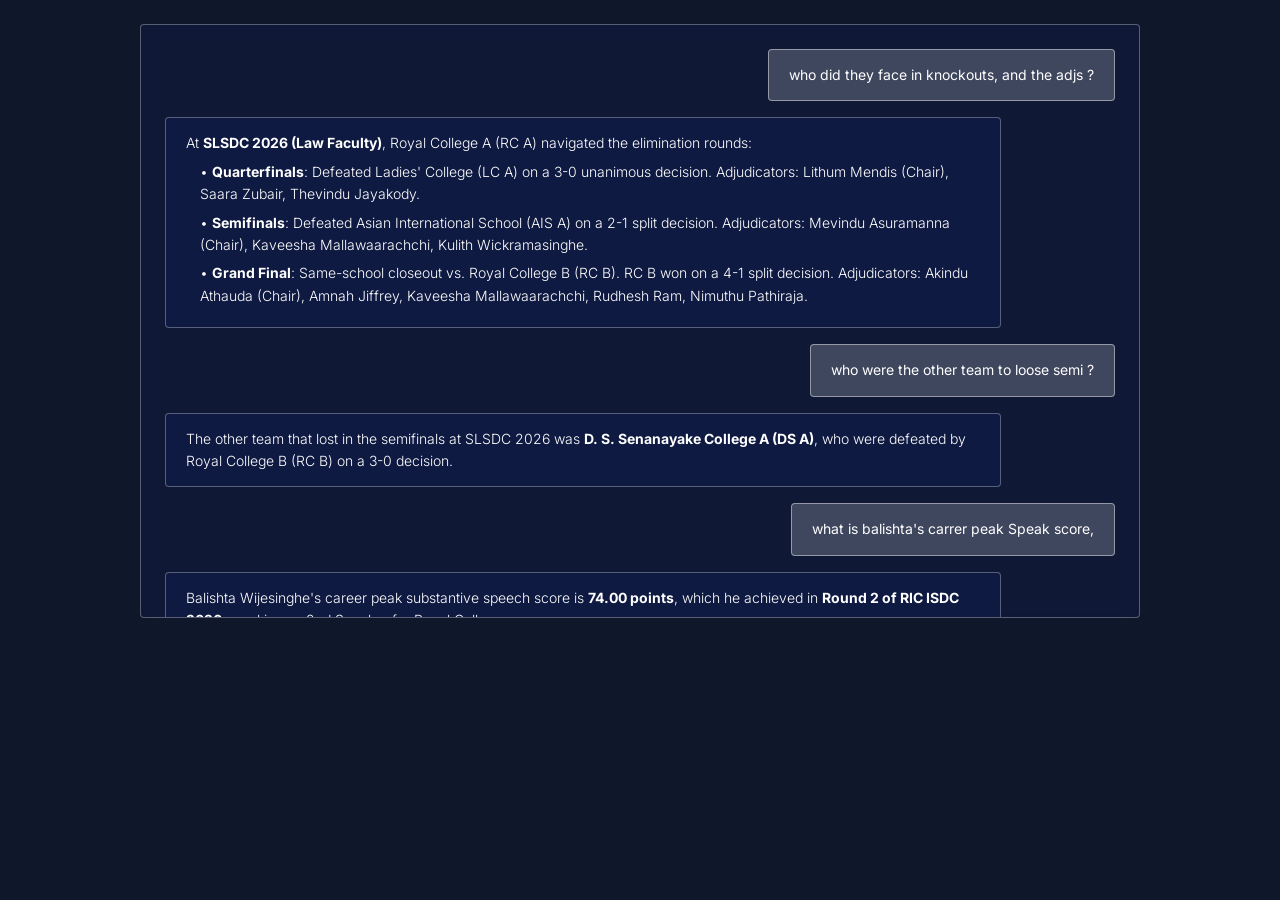
<file: web/test_conversation_render.html>
<!DOCTYPE html>
<html>
<head>
  <link rel="stylesheet" href="styles.css">
</head>
<body style="background: #0f172a; padding: 24px;">
  <div class="chat-window" style="max-width: 1000px; margin: 0 auto;">
    <div class="chat-messages" id="chatMessages">
      <div class="chat-bubble user">who did they face in knockouts, and the adjs ?</div>
      <div class="chat-bubble bot">
        <div>At <strong>SLSDC 2026 (Law Faculty)</strong>, Royal College A (RC A) navigated the elimination rounds:</div>
        <div style="margin: 6px 0 6px 14px;">• <strong>Quarterfinals</strong>: Defeated Ladies' College (LC A) on a 3-0 unanimous decision. Adjudicators: Lithum Mendis (Chair), Saara Zubair, Thevindu Jayakody.</div>
        <div style="margin: 6px 0 6px 14px;">• <strong>Semifinals</strong>: Defeated Asian International School (AIS A) on a 2-1 split decision. Adjudicators: Mevindu Asuramanna (Chair), Kaveesha Mallawaarachchi, Kulith Wickramasinghe.</div>
        <div style="margin: 6px 0 6px 14px;">• <strong>Grand Final</strong>: Same-school closeout vs. Royal College B (RC B). RC B won on a 4-1 split decision. Adjudicators: Akindu Athauda (Chair), Amnah Jiffrey, Kaveesha Mallawaarachchi, Rudhesh Ram, Nimuthu Pathiraja.</div>
      </div>

      <div class="chat-bubble user">who were the other team to loose semi ?</div>
      <div class="chat-bubble bot">
        <div>The other team that lost in the semifinals at SLSDC 2026 was <strong>D. S. Senanayake College A (DS A)</strong>, who were defeated by Royal College B (RC B) on a 3-0 decision.</div>
      </div>

      <div class="chat-bubble user">what is balishta's carrer peak Speak score,</div>
      <div class="chat-bubble bot">
        <div>Balishta Wijesinghe's career peak substantive speech score is <strong>74.00 points</strong>, which he achieved in <strong>Round 2 of RIC ISDC 2026</strong> speaking as 2nd Speaker for Royal College.</div>
      </div>

      <div class="chat-bubble user">what was his lowest</div>
      <div class="chat-bubble bot">
        <div>His lowest recorded substantive score was <strong>68.00 points</strong> in Round 1 of AISDC 2026, and he holds an overall circuit average of <strong>71.15 points</strong> across 36 preliminary rounds debated.</div>
      </div>
    </div>
  </div>
</body>
</html>
</file>
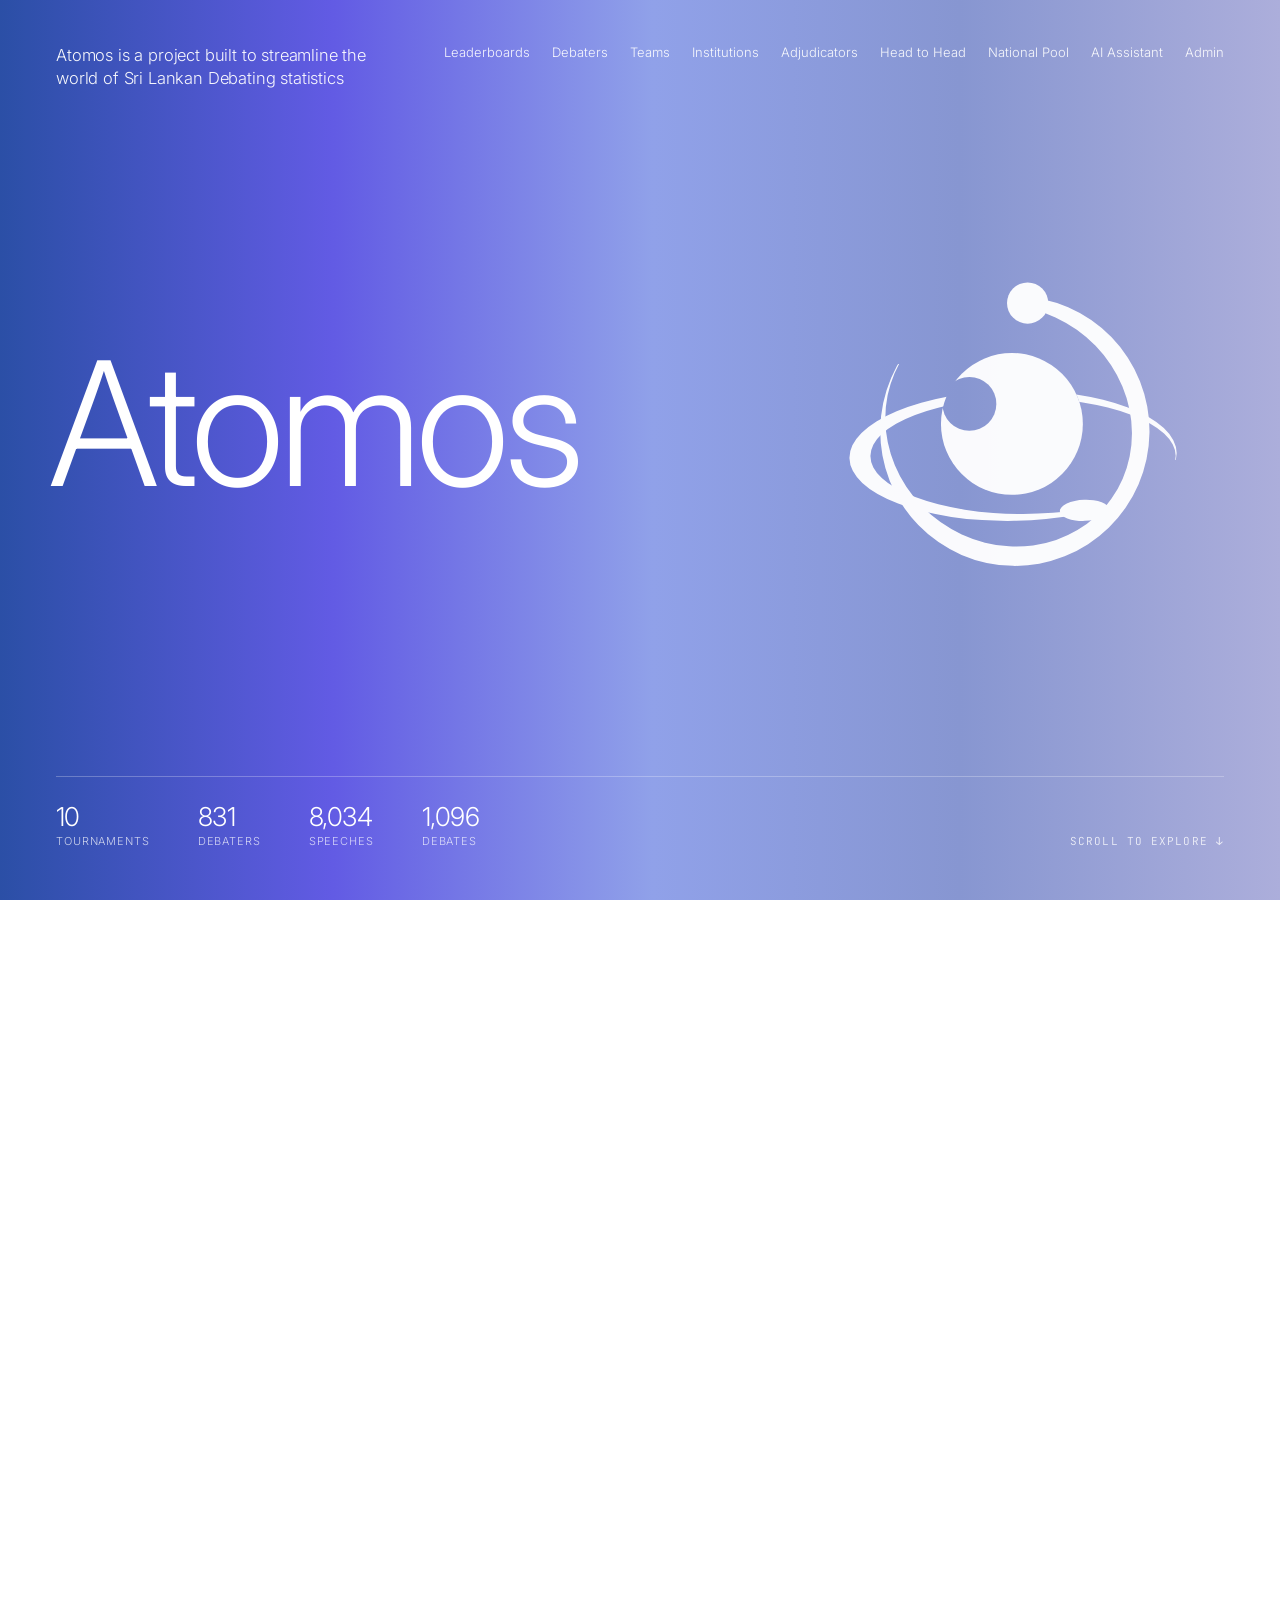
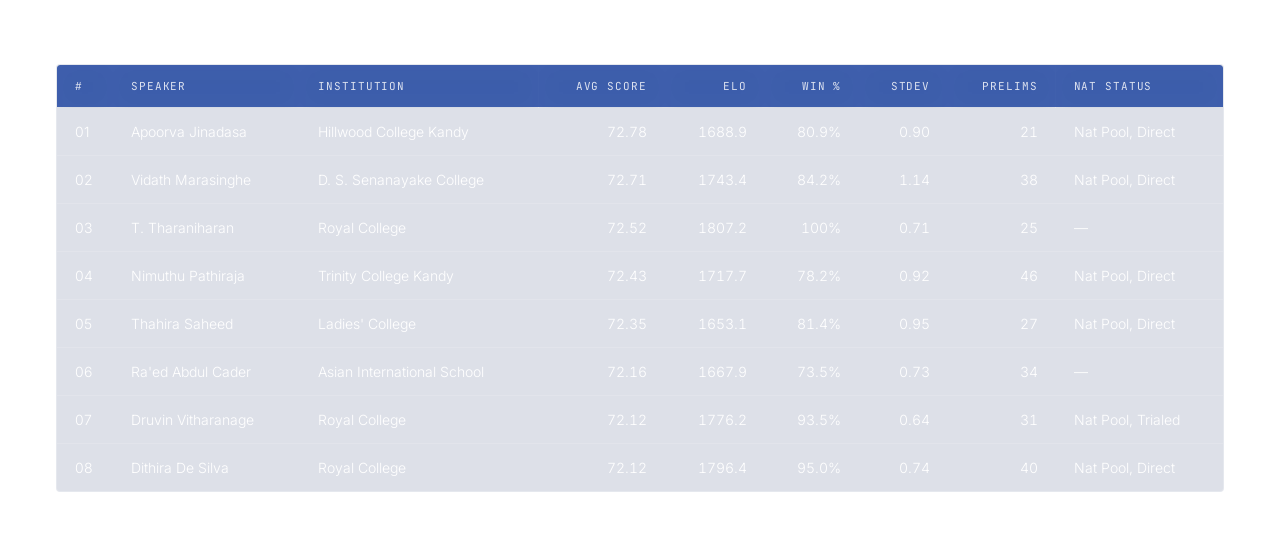
<file: web/test_home.html>
<!DOCTYPE html>
<html lang="en">
<head>
  <meta charset="UTF-8" />
  <meta name="viewport" content="width=device-width, initial-scale=1.0" />
  <title>Atomos — Home Layout Exploration</title>
  <link rel="preconnect" href="https://fonts.googleapis.com" />
  <link rel="preconnect" href="https://fonts.gstatic.com" crossorigin />
  <link href="https://fonts.googleapis.com/css2?family=DM+Sans:ital,opsz,wght@0,9..40,200;0,9..40,300;0,9..40,400;0,9..40,500;1,9..40,300&family=Inter:wght@200;300;400;500;600&family=JetBrains+Mono:wght@300;400;500&display=swap" rel="stylesheet" />
  <style>
    :root {
      /* Exact 5-stop 90° linear gradient from Canva design */
      --atomos-gradient: linear-gradient(
        90deg,
        #2b4fa6 0%,
        #625be4 26%,
        #90a1e9 51%,
        #8796d1 75%,
        #acaedb 100%
      );
      --text-primary: #ffffff;
      --text-soft: rgba(255, 255, 255, 0.88);
      --text-muted: rgba(255, 255, 255, 0.68);
      --hairline: rgba(255, 255, 255, 0.26);
      --hairline-subtle: rgba(255, 255, 255, 0.15);
      --font-display: 'Inter', -apple-system, BlinkMacSystemFont, 'Segoe UI', sans-serif;
      --font-mono: 'JetBrains Mono', monospace;
    }

    * {
      box-sizing: border-box;
      margin: 0;
      padding: 0;
    }

    html, body {
      width: 100%;
      min-height: 100vh;
      background: var(--atomos-gradient);
      background-attachment: fixed;
      color: var(--text-primary);
      font-family: var(--font-display);
      -webkit-font-smoothing: antialiased;
      -moz-osx-font-smoothing: grayscale;
      overflow-x: hidden;
    }

    a {
      color: inherit;
      text-decoration: none;
    }

    /* =========================================================================
       HERO SECTION (CANVA GRADIENT + TOP NAV + WORDMARK + RIGHT LOGO)
       ========================================================================= */
    .canva-hero {
      min-height: 100vh;
      width: 100%;
      padding: 44px 56px 52px;
      display: flex;
      flex-direction: column;
      justify-content: space-between;
      position: relative;
    }

    .canva-top-bar {
      display: flex;
      justify-content: space-between;
      align-items: flex-start;
      gap: 32px;
    }

    .canva-mission {
      font-size: 16.5px;
      font-weight: 300;
      line-height: 1.38;
      letter-spacing: -0.01em;
      color: rgba(255, 255, 255, 0.95);
      max-width: 380px;
      flex-shrink: 0;
    }

    .canva-minimal-nav {
      display: flex;
      gap: 22px;
      align-items: center;
      flex-wrap: wrap;
      justify-content: flex-end;
      font-size: 13px;
      font-weight: 300;
      color: rgba(255, 255, 255, 0.92);
    }

    .canva-minimal-nav a {
      position: relative;
      padding-bottom: 3px;
      white-space: nowrap;
      transition: opacity 0.2s ease;
    }

    .canva-minimal-nav a::after {
      content: '';
      position: absolute;
      left: 0;
      bottom: 0;
      width: 0%;
      height: 1px;
      background: #ffffff;
      transition: width 0.22s ease;
    }

    .canva-minimal-nav a:hover::after {
      width: 100%;
    }

    /* Center Hero Row: Left Wordmark + Right Orbital Logo */
    .canva-center-stage {
      margin: auto 0;
      display: flex;
      align-items: center;
      justify-content: space-between;
      gap: 48px;
      padding: 2vh 0 4vh;
    }

    .canva-wordmark {
      font-family: var(--font-display);
      font-size: clamp(92px, 13.5vw, 188px);
      font-weight: 300;
      letter-spacing: -0.03em;
      line-height: 0.95;
      color: #ffffff;
      margin-left: -0.04em;
      user-select: none;
    }

    .canva-hero-logo-wrap {
      display: flex;
      align-items: center;
      justify-content: center;
      padding-right: 3vw;
    }

    .canva-hero-logo {
      width: clamp(240px, 27vw, 390px);
      height: auto;
      object-fit: contain;
      opacity: 0.96;
      transition: transform 0.35s ease, opacity 0.35s ease;
    }

    .canva-hero-logo:hover {
      transform: scale(1.02);
      opacity: 1;
    }

    .canva-bottom-bar {
      display: flex;
      justify-content: space-between;
      align-items: flex-end;
      padding-top: 24px;
      border-top: 1px solid var(--hairline);
      font-size: 13px;
      font-weight: 300;
      color: var(--text-soft);
    }

    .canva-vitals-inline {
      display: flex;
      gap: 48px;
      flex-wrap: wrap;
    }

    .canva-vital-item {
      display: flex;
      flex-direction: column;
      gap: 2px;
    }

    .canva-vital-val {
      font-size: 26px;
      font-weight: 300;
      letter-spacing: -0.02em;
      color: #ffffff;
    }

    .canva-vital-lbl {
      font-size: 11px;
      text-transform: uppercase;
      letter-spacing: 0.08em;
      color: rgba(255, 255, 255, 0.74);
    }

    .scroll-cue {
      font-family: var(--font-mono);
      font-size: 11px;
      letter-spacing: 0.1em;
      text-transform: uppercase;
      color: rgba(255, 255, 255, 0.82);
    }

    /* =========================================================================
       SECTION 2: CIRCUIT MODULES (SUBTLY BOXED COLUMNS)
       ========================================================================= */
    .editorial-section {
      padding: 68px 56px;
      border-top: 1px solid var(--hairline);
    }

    .editorial-header {
      display: flex;
      justify-content: space-between;
      align-items: baseline;
      margin-bottom: 32px;
      flex-wrap: wrap;
      gap: 16px;
    }

    .editorial-title {
      font-size: 32px;
      font-weight: 300;
      letter-spacing: -0.02em;
    }

    .editorial-kicker {
      font-family: var(--font-mono);
      font-size: 11px;
      letter-spacing: 0.12em;
      text-transform: uppercase;
      color: rgba(255, 255, 255, 0.74);
    }

    /* Two subtly boxed columns matching the user's drawn vertical borders */
    .directory-columns {
      display: grid;
      grid-template-columns: repeat(2, 1fr);
      gap: 48px;
    }

    .directory-box {
      border: 1px solid var(--hairline);
      border-radius: 4px;
      background: rgba(255, 255, 255, 0.035);
      backdrop-filter: blur(6px);
      -webkit-backdrop-filter: blur(6px);
      overflow: hidden;
    }

    .directory-row {
      display: flex;
      align-items: baseline;
      justify-content: space-between;
      padding: 20px 24px;
      border-bottom: 1px solid var(--hairline);
      transition: background 0.2s ease, padding-left 0.2s ease;
      cursor: pointer;
    }

    .directory-row:last-child {
      border-bottom: none;
    }

    .directory-row:hover {
      background: rgba(255, 255, 255, 0.08);
    }

    .directory-bottom-center {
      margin-top: 28px;
      display: flex;
      justify-content: center;
    }

    .directory-bottom-center .directory-box {
      width: calc(50% - 24px);
    }

    .dir-left {
      display: flex;
      align-items: baseline;
      gap: 18px;
    }

    .dir-num {
      font-family: var(--font-mono);
      font-size: 12px;
      color: rgba(255, 255, 255, 0.62);
    }

    .dir-name {
      font-size: 21px;
      font-weight: 300;
      letter-spacing: -0.01em;
    }

    .dir-meta {
      font-size: 13px;
      font-weight: 300;
      color: rgba(255, 255, 255, 0.78);
      text-align: right;
    }

    /* =========================================================================
       SECTION 3: STANDINGS (CLEAN HAIRLINE SCROLLABLE TABLE)
       ========================================================================= */
    .minimal-lb-controls {
      display: flex;
      justify-content: space-between;
      align-items: center;
      gap: 20px;
      margin-bottom: 20px;
      flex-wrap: wrap;
    }

    .minimal-pills {
      display: flex;
      gap: 26px;
      border-bottom: 1px solid var(--hairline);
      padding-bottom: 10px;
    }

    .minimal-pill {
      background: none;
      border: none;
      color: rgba(255, 255, 255, 0.68);
      font-family: var(--font-display);
      font-size: 13.5px;
      font-weight: 400;
      cursor: pointer;
      padding-bottom: 10px;
      margin-bottom: -11px;
      border-bottom: 1.5px solid transparent;
      transition: all 0.2s ease;
    }

    .minimal-pill.active,
    .minimal-pill:hover {
      color: #ffffff;
      border-bottom-color: #ffffff;
    }

    .minimal-search {
      background: rgba(255, 255, 255, 0.1);
      border: 1px solid var(--hairline);
      border-radius: 999px;
      padding: 9px 18px;
      color: #ffffff;
      font-family: var(--font-display);
      font-size: 13px;
      font-weight: 300;
      width: 260px;
      outline: none;
    }

    .minimal-search::placeholder {
      color: rgba(255, 255, 255, 0.68);
    }

    .minimal-table-scroll {
      max-height: 440px;
      overflow-y: auto;
      border: 1px solid var(--hairline);
      border-radius: 4px;
      background: rgba(20, 35, 96, 0.14);
      backdrop-filter: blur(8px);
    }

    .minimal-table-scroll::-webkit-scrollbar {
      width: 5px;
    }

    .minimal-table-scroll::-webkit-scrollbar-thumb {
      background: rgba(255, 255, 255, 0.35);
      border-radius: 999px;
    }

    .minimal-table {
      width: 100%;
      border-collapse: collapse;
      text-align: left;
      font-size: 14px;
      font-weight: 300;
    }

    .minimal-table th {
      position: sticky;
      top: 0;
      background: rgba(43, 79, 166, 0.88);
      backdrop-filter: blur(12px);
      font-family: var(--font-mono);
      font-size: 11px;
      font-weight: 400;
      text-transform: uppercase;
      letter-spacing: 0.08em;
      color: rgba(255, 255, 255, 0.82);
      padding: 14px 18px;
      border-bottom: 1px solid var(--hairline);
    }

    .minimal-table td {
      padding: 15px 18px;
      border-bottom: 1px solid var(--hairline-subtle);
      color: #ffffff;
    }

    .minimal-table tbody tr:last-child td {
      border-bottom: none;
    }

    .minimal-table tbody tr:hover td {
      background: rgba(255, 255, 255, 0.07);
    }

    .num-col {
      text-align: right;
      font-variant-numeric: tabular-nums;
    }

    @media (max-width: 980px) {
      .canva-hero, .editorial-section {
        padding: 32px 24px;
      }
      .canva-center-stage {
        flex-direction: column;
        align-items: flex-start;
      }
      .directory-columns {
        grid-template-columns: 1fr;
        gap: 24px;
      }
    }
  </style>
</head>
<body>

  <!-- =======================================================================
       1. HERO SECTION
       ======================================================================= -->
  <section class="canva-hero" id="heroSection">
    <div class="canva-top-bar">
      <p class="canva-mission">
        Atomos is a project built to streamline the<br />
        world of Sri Lankan Debating statistics
      </p>
      <nav class="canva-minimal-nav">
        <a href="#standings">Leaderboards</a>
        <a href="#modules">Debaters</a>
        <a href="#modules">Teams</a>
        <a href="#modules">Institutions</a>
        <a href="#modules">Adjudicators</a>
        <a href="#modules">Head to Head</a>
        <a href="#modules">National Pool</a>
        <a href="#modules">AI Assistant</a>
        <a href="#modules">Admin</a>
      </nav>
    </div>

    <div class="canva-center-stage">
      <h1 class="canva-wordmark">Atomos</h1>
      <div class="canva-hero-logo-wrap">
        <svg
          class="canva-hero-logo"
          xmlns="http://www.w3.org/2000/svg"
          viewBox="16 20 133 116"
          fill="none"
          role="img"
          aria-label="Atomos Orbital Emblem"
        >
          <defs>
            <mask id="atomos-sphere-mask" maskUnits="userSpaceOnUse" x="0" y="0" width="160" height="150">
              <rect x="0" y="0" width="160" height="150" fill="#ffffff" />
              <circle cx="65.79" cy="70.37" r="10.38" fill="#000000" />
            </mask>
            <mask id="atomos-c-ring-mask" maskUnits="userSpaceOnUse" x="0" y="0" width="160" height="150">
              <rect x="0" y="0" width="160" height="150" fill="#ffffff" />
              <ellipse
                cx="80.90"
                cy="78.85"
                rx="45.37"
                ry="48.48"
                transform="rotate(-54.65 80.90 78.85)"
                fill="#000000"
              />
              <polygon points="0,0 88.21,0 88.21,38 52,55 0,55" fill="#000000" />
            </mask>
            <mask id="atomos-h-ring-mask" maskUnits="userSpaceOnUse" x="0" y="0" width="160" height="150">
              <rect x="0" y="0" width="160" height="150" fill="#ffffff" />
              <ellipse
                cx="86.45"
                cy="90.40"
                rx="22.35"
                ry="58.75"
                transform="rotate(89.95 86.45 90.40)"
                fill="#000000"
              />
              <circle cx="82.16" cy="78.08" r="27.30" fill="#000000" />
              <polygon points="112,92 160,92 160,150 112,150" fill="#000000" />
            </mask>
          </defs>
          <g mask="url(#atomos-sphere-mask)">
            <circle cx="82.16" cy="78.08" r="27.30" fill="#ffffff" />
          </g>
          <circle cx="88.21" cy="31.56" r="7.94" fill="#ffffff" />
          <ellipse
            cx="110.10"
            cy="111.35"
            rx="9.50"
            ry="4.05"
            transform="rotate(-2.00 110.10 111.35)"
            fill="#ffffff"
          />
          <g mask="url(#atomos-c-ring-mask)">
            <ellipse
              cx="83.29"
              cy="80.83"
              rx="51.81"
              ry="51.89"
              transform="rotate(0.81 83.29 80.83)"
              fill="#ffffff"
            />
          </g>
          <g mask="url(#atomos-h-ring-mask)">
            <ellipse
              cx="82.60"
              cy="90.25"
              rx="25.14"
              ry="62.97"
              transform="rotate(89.08 82.60 90.25)"
              fill="#ffffff"
            />
          </g>
        </svg>
      </div>
    </div>

    <div class="canva-bottom-bar">
      <div class="canva-vitals-inline">
        <div class="canva-vital-item">
          <span class="canva-vital-val">10</span>
          <span class="canva-vital-lbl">Tournaments</span>
        </div>
        <div class="canva-vital-item">
          <span class="canva-vital-val">831</span>
          <span class="canva-vital-lbl">Debaters</span>
        </div>
        <div class="canva-vital-item">
          <span class="canva-vital-val">8,034</span>
          <span class="canva-vital-lbl">Speeches</span>
        </div>
        <div class="canva-vital-item">
          <span class="canva-vital-val">1,096</span>
          <span class="canva-vital-lbl">Debates</span>
        </div>
      </div>
      <div class="scroll-cue">Scroll to explore ↓</div>
    </div>
  </section>

  <!-- =======================================================================
       2. CIRCUIT MODULES (SUBTLY BOXED, UPDATED LABELS, NO ARROWS)
       ======================================================================= -->
  <section class="editorial-section" id="modules">
    <div class="editorial-header">
      <h2 class="editorial-title">Circuit Modules</h2>
      <span class="editorial-kicker">01 // Archive Directory</span>
    </div>

    <div class="directory-columns">
      <!-- Left Boxed Column (01, 03, 05, 07) -->
      <div class="directory-box">
        <a class="directory-row" href="#standings">
          <div class="dir-left">
            <span class="dir-num">01</span>
            <span class="dir-name">Circuit Leaderboards</span>
          </div>
          <span class="dir-meta">Individual · Teams · Institutions</span>
        </a>
        <a class="directory-row" href="#standings">
          <div class="dir-left">
            <span class="dir-num">03</span>
            <span class="dir-name">Team Bio</span>
          </div>
          <span class="dir-meta">ATSS · Team Elo</span>
        </a>
        <a class="directory-row" href="#standings">
          <div class="dir-left">
            <span class="dir-num">05</span>
            <span class="dir-name">Adjudicator Bio</span>
          </div>
          <span class="dir-meta">Panels · Breaks · Rounds Judged</span>
        </a>
        <a class="directory-row" href="#standings">
          <div class="dir-left">
            <span class="dir-num">07</span>
            <span class="dir-name">Head to Head</span>
          </div>
          <span class="dir-meta">Direct Matchups</span>
        </a>
      </div>

      <!-- Right Boxed Column (02, 04, 06, 08) -->
      <div class="directory-box">
        <a class="directory-row" href="#standings">
          <div class="dir-left">
            <span class="dir-num">02</span>
            <span class="dir-name">Debater Bio</span>
          </div>
          <span class="dir-meta">Scores · Elo · Ranking</span>
        </a>
        <a class="directory-row" href="#standings">
          <div class="dir-left">
            <span class="dir-num">04</span>
            <span class="dir-name">Institution Bio</span>
          </div>
          <span class="dir-meta">Delta · School Elo · Rosters</span>
        </a>
        <a class="directory-row" href="#standings">
          <div class="dir-left">
            <span class="dir-num">06</span>
            <span class="dir-name">National Pool</span>
          </div>
          <span class="dir-meta">Direct · Trialed · Trials</span>
        </a>
        <a class="directory-row" href="#standings">
          <div class="dir-left">
            <span class="dir-num">08</span>
            <span class="dir-name">Atomos AI Assistant</span>
          </div>
          <span class="dir-meta">Natural Language Circuit Query</span>
        </a>
      </div>
    </div>

    <!-- Centered Bottom Box (09 Admin) -->
    <div class="directory-bottom-center">
      <div class="directory-box">
        <a class="directory-row" href="#standings">
          <div class="dir-left">
            <span class="dir-num">09</span>
            <span class="dir-name">Admin</span>
          </div>
          <span class="dir-meta">Administration</span>
        </a>
      </div>
    </div>
  </section>

  <!-- =======================================================================
       3. STANDINGS (SPEAKER SCORE · ELO · WIN % · STDEV · PRELIMS · NAT STATUS)
       ======================================================================= -->
  <section class="editorial-section" id="standings">
    <div class="editorial-header">
      <h2 class="editorial-title">Standings</h2>
      <span class="editorial-kicker">02 // Tab Qualification (Min 18 Rounds)</span>
    </div>

    <div class="minimal-lb-controls">
      <div class="minimal-pills">
        <button class="minimal-pill active">Speaker Score</button>
        <button class="minimal-pill">Elo</button>
        <button class="minimal-pill">Win %</button>
        <button class="minimal-pill">StDev</button>
        <button class="minimal-pill">Prelims</button>
        <button class="minimal-pill">Nat Status</button>
      </div>
      <input type="text" class="minimal-search" placeholder="Search debater or school..." />
    </div>

    <div class="minimal-table-scroll">
      <table class="minimal-table">
        <thead>
          <tr>
            <th style="width: 56px;">#</th>
            <th>Speaker</th>
            <th>Institution</th>
            <th class="num-col">Avg Score</th>
            <th class="num-col">Elo</th>
            <th class="num-col">Win %</th>
            <th class="num-col">StDev</th>
            <th class="num-col">Prelims</th>
            <th>Nat Status</th>
          </tr>
        </thead>
        <tbody>
          <tr>
            <td>01</td>
            <td>Apoorva Jinadasa</td>
            <td>Hillwood College Kandy</td>
            <td class="num-col">72.78</td>
            <td class="num-col">1688.9</td>
            <td class="num-col">80.9%</td>
            <td class="num-col">0.90</td>
            <td class="num-col">21</td>
            <td>Nat Pool, Direct</td>
          </tr>
          <tr>
            <td>02</td>
            <td>Vidath Marasinghe</td>
            <td>D. S. Senanayake College</td>
            <td class="num-col">72.71</td>
            <td class="num-col">1743.4</td>
            <td class="num-col">84.2%</td>
            <td class="num-col">1.14</td>
            <td class="num-col">38</td>
            <td>Nat Pool, Direct</td>
          </tr>
          <tr>
            <td>03</td>
            <td>T. Tharaniharan</td>
            <td>Royal College</td>
            <td class="num-col">72.52</td>
            <td class="num-col">1807.2</td>
            <td class="num-col">100%</td>
            <td class="num-col">0.71</td>
            <td class="num-col">25</td>
            <td>—</td>
          </tr>
          <tr>
            <td>04</td>
            <td>Nimuthu Pathiraja</td>
            <td>Trinity College Kandy</td>
            <td class="num-col">72.43</td>
            <td class="num-col">1717.7</td>
            <td class="num-col">78.2%</td>
            <td class="num-col">0.92</td>
            <td class="num-col">46</td>
            <td>Nat Pool, Direct</td>
          </tr>
          <tr>
            <td>05</td>
            <td>Thahira Saheed</td>
            <td>Ladies' College</td>
            <td class="num-col">72.35</td>
            <td class="num-col">1653.1</td>
            <td class="num-col">81.4%</td>
            <td class="num-col">0.95</td>
            <td class="num-col">27</td>
            <td>Nat Pool, Direct</td>
          </tr>
          <tr>
            <td>06</td>
            <td>Ra'ed Abdul Cader</td>
            <td>Asian International School</td>
            <td class="num-col">72.16</td>
            <td class="num-col">1667.9</td>
            <td class="num-col">73.5%</td>
            <td class="num-col">0.73</td>
            <td class="num-col">34</td>
            <td>—</td>
          </tr>
          <tr>
            <td>07</td>
            <td>Druvin Vitharanage</td>
            <td>Royal College</td>
            <td class="num-col">72.12</td>
            <td class="num-col">1776.2</td>
            <td class="num-col">93.5%</td>
            <td class="num-col">0.64</td>
            <td class="num-col">31</td>
            <td>Nat Pool, Trialed</td>
          </tr>
          <tr>
            <td>08</td>
            <td>Dithira De Silva</td>
            <td>Royal College</td>
            <td class="num-col">72.12</td>
            <td class="num-col">1796.4</td>
            <td class="num-col">95.0%</td>
            <td class="num-col">0.74</td>
            <td class="num-col">40</td>
            <td>Nat Pool, Direct</td>
          </tr>
        </tbody>
      </table>
    </div>
  </section>

  <script>
    // Optional helper for headless screenshot verification of the below-fold section
    if (new URLSearchParams(window.location.search).get('section') === 'below') {
      document.getElementById('heroSection').style.display = 'none';
    }
  </script>
</body>
</html>
</file>
<file: web/styles.css>
/* ==========================================================================
   ATOMOS — CANVA EDITORIAL MINIMALISM DESIGN SYSTEM (V15)
   Unified Descendant of the Homepage Across All 10 Pages
   5-Stop 90° Linear Gradient · Pure Inter Typography · Calm High-Contrast Glass
   ========================================================================== */

@import url('https://fonts.googleapis.com/css2?family=Inter:wght@200;300;400;500;600&display=swap');

:root {
  /* Exact 5-stop 90° linear gradient from homepage */
  --atomos-gradient: linear-gradient(
    90deg,
    #2b4fa6 0%,
    #625be4 26%,
    #90a1e9 51%,
    #8796d1 75%,
    #acaedb 100%
  );

  /* 100% Opaque matching gradient for sticky table headers (zero bleed-through) */
  --sticky-header-gradient: linear-gradient(
    90deg,
    #213e88 0%,
    #4c46bd 26%,
    #6e7ec4 51%,
    #6775b2 75%,
    #8385b4 100%
  );

  /* Single calm, unified sans-serif font family across the entire website */
  --font-display: 'Inter', -apple-system, BlinkMacSystemFont, 'Segoe UI', sans-serif;
  --font-hero: 'Inter', -apple-system, BlinkMacSystemFont, 'Segoe UI', sans-serif;
  --font-sans: 'Inter', -apple-system, BlinkMacSystemFont, 'Segoe UI', sans-serif;
  --font-mono: 'Inter', -apple-system, BlinkMacSystemFont, 'Segoe UI', sans-serif;

  --text-primary: #ffffff;
  --text-main: #ffffff;
  --text-soft: rgba(255, 255, 255, 0.92);
  --text-muted: rgba(255, 255, 255, 0.85);
  --text-subtle: rgba(255, 255, 255, 0.78);

  --hairline: rgba(255, 255, 255, 0.30);
  --hairline-strong: rgba(255, 255, 255, 0.50);
  --hairline-subtle: rgba(255, 255, 255, 0.18);

  /* Calm deep periwinkle-indigo glass tint that guarantees crisp white-text contrast
     even on the lighter lavender right side of the gradient */
  --surface-glass: rgba(22, 38, 102, 0.20);
  --surface-glass-hover: rgba(22, 38, 102, 0.30);
  --surface-panel: rgba(20, 35, 96, 0.24);
  --surface-dropdown: #2c479c;
  --surface-sticky-th: #344ea8;
}

* {
  box-sizing: border-box;
  margin: 0;
  padding: 0;
}

.hidden {
  display: none !important;
}

.monospace {
  font-family: var(--font-display);
  font-variant-numeric: tabular-nums;
}

html,
body {
  width: 100%;
  min-height: 100vh;
  background: var(--atomos-gradient);
  background-attachment: fixed;
  color: var(--text-primary);
  font-family: var(--font-display);
  font-weight: 300;
  -webkit-font-smoothing: antialiased;
  -moz-osx-font-smoothing: grayscale;
  overflow-x: hidden;
}

a {
  color: inherit;
  text-decoration: none;
}

/* ==========================================================================
   1. HOMEPAGE: HERO SECTION (CANVA GRADIENT + TOP NAV + WORDMARK + ORBITAL SVG)
   ========================================================================== */
.canva-hero {
  min-height: 100vh;
  width: 100%;
  padding: 40px 40px 48px;
  display: flex;
  flex-direction: column;
  justify-content: space-between;
  position: relative;
}

.canva-top-bar {
  display: flex;
  justify-content: space-between;
  align-items: flex-start;
  gap: 32px;
}

.canva-mission {
  font-size: 16.5px;
  font-weight: 300;
  line-height: 1.38;
  letter-spacing: -0.01em;
  color: #ffffff;
  max-width: 380px;
  flex-shrink: 0;
}

.canva-minimal-nav {
  display: flex;
  gap: 22px;
  align-items: center;
  flex-wrap: wrap;
  justify-content: flex-end;
  font-size: 13.5px;
  font-weight: 400;
  color: #ffffff;
}

.canva-minimal-nav a {
  position: relative;
  padding-bottom: 3px;
  white-space: nowrap;
  transition: opacity 0.2s ease;
}

.canva-minimal-nav a::after {
  content: '';
  position: absolute;
  left: 0;
  bottom: 0;
  width: 0%;
  height: 1px;
  background: #ffffff;
  transition: width 0.22s ease;
}

.canva-minimal-nav a:hover::after {
  width: 100%;
}

.canva-center-stage {
  margin: auto 0;
  display: flex;
  align-items: center;
  justify-content: space-between;
  gap: 48px;
  padding: 2vh 0 4vh;
}

.canva-wordmark {
  font-family: var(--font-display);
  font-size: clamp(92px, 13.5vw, 188px);
  font-weight: 300;
  letter-spacing: -0.03em;
  line-height: 0.95;
  color: #ffffff;
  margin-left: -0.04em;
  user-select: none;
}

.canva-hero-logo-wrap {
  display: flex;
  align-items: center;
  justify-content: center;
  padding-right: 3vw;
}

.canva-hero-logo {
  width: clamp(240px, 27vw, 390px);
  height: auto;
  object-fit: contain;
  opacity: 0.98;
  transition: transform 0.35s ease, opacity 0.35s ease;
}

.canva-hero-logo:hover {
  transform: scale(1.02);
  opacity: 1;
}

.canva-bottom-bar {
  display: flex;
  justify-content: space-between;
  align-items: flex-end;
  padding-top: 24px;
  border-top: 1px solid var(--hairline);
  font-size: 13px;
  font-weight: 300;
  color: #ffffff;
}

.canva-vitals-inline {
  display: flex;
  gap: 48px;
  flex-wrap: wrap;
}

.canva-vital-item {
  display: flex;
  flex-direction: column;
  gap: 2px;
}

.canva-vital-val {
  font-size: 26px;
  font-weight: 300;
  letter-spacing: -0.02em;
  color: #ffffff;
  font-variant-numeric: tabular-nums;
}

.canva-vital-lbl {
  font-size: 11px;
  font-weight: 400;
  text-transform: uppercase;
  letter-spacing: 0.06em;
  color: var(--text-soft);
}

.scroll-cue {
  font-family: var(--font-display);
  font-size: 11.5px;
  font-weight: 400;
  letter-spacing: 0.06em;
  text-transform: uppercase;
  color: #ffffff;
}

/* ==========================================================================
   2. HOMEPAGE: CIRCUIT MODULES & STANDINGS SECTIONS
   ========================================================================== */
.editorial-section {
  padding: 60px 32px;
  border-top: 1px solid var(--hairline);
}

.editorial-header {
  display: flex;
  justify-content: space-between;
  align-items: baseline;
  margin-bottom: 28px;
  flex-wrap: wrap;
  gap: 16px;
}

.editorial-title {
  font-size: 32px;
  font-weight: 300;
  letter-spacing: -0.02em;
  color: #ffffff;
}

.editorial-kicker {
  font-family: var(--font-display);
  font-size: 12px;
  font-weight: 400;
  letter-spacing: 0.06em;
  text-transform: uppercase;
  color: var(--text-soft);
}

.directory-columns {
  display: grid;
  grid-template-columns: repeat(2, 1fr);
  gap: 32px;
}

.directory-box {
  border: 1px solid var(--hairline);
  border-radius: 4px;
  background: var(--surface-glass);
  backdrop-filter: blur(8px);
  -webkit-backdrop-filter: blur(8px);
  overflow: hidden;
}

.directory-row {
  display: flex;
  align-items: baseline;
  justify-content: space-between;
  padding: 20px 24px;
  border-bottom: 1px solid var(--hairline);
  transition: background 0.2s ease;
  cursor: pointer;
}

.directory-row:last-child {
  border-bottom: none;
}

.directory-row:hover {
  background: var(--surface-glass-hover);
}

.directory-bottom-center {
  margin-top: 28px;
  display: flex;
  justify-content: center;
}

.directory-bottom-center .directory-box {
  width: calc(50% - 16px);
}

.dir-left {
  display: flex;
  align-items: baseline;
  gap: 16px;
}

.dir-num {
  font-family: var(--font-display);
  font-variant-numeric: tabular-nums;
  font-size: 12.5px;
  font-weight: 400;
  color: var(--text-muted);
}

.dir-name {
  font-size: 20px;
  font-weight: 300;
  letter-spacing: -0.01em;
  color: #ffffff;
}

.dir-meta {
  font-size: 13px;
  font-weight: 300;
  color: var(--text-soft);
  text-align: right;
}

/* Homepage Standings Controls & Table */
.minimal-lb-controls {
  display: flex;
  justify-content: space-between;
  align-items: center;
  gap: 20px;
  margin-bottom: 18px;
  flex-wrap: wrap;
}

.minimal-pills {
  display: flex;
  gap: 24px;
  border-bottom: 1px solid var(--hairline);
  padding-bottom: 10px;
  flex-wrap: wrap;
  overflow: visible;
}

.minimal-pill {
  background: none;
  border: none;
  color: var(--text-muted);
  font-family: var(--font-display);
  font-size: 13.5px;
  font-weight: 400;
  cursor: pointer;
  padding: 0 0 10px 0;
  margin-bottom: -11px;
  border-bottom: 2px solid transparent;
  transition: all 0.2s ease;
}

.minimal-pill.active,
.minimal-pill:hover {
  color: #ffffff;
  border-bottom-color: #ffffff;
  background: none;
}

.minimal-search {
  background: var(--surface-glass);
  border: 1px solid var(--hairline);
  border-radius: 999px;
  padding: 9px 18px;
  color: #ffffff;
  font-family: var(--font-display);
  font-size: 13px;
  font-weight: 300;
  width: 260px;
  outline: none;
  transition: border-color 0.2s ease, background 0.2s ease;
}

.minimal-search::placeholder {
  color: var(--text-muted);
}

.minimal-search:focus {
  border-color: #ffffff;
  background: var(--surface-glass-hover);
}

.minimal-table-scroll {
  max-height: 480px;
  overflow-y: auto;
  overflow-x: hidden;
  border: 1px solid var(--hairline);
  border-radius: 4px;
  background: var(--surface-panel);
  backdrop-filter: blur(8px);
  -webkit-backdrop-filter: blur(8px);
}

/* ==========================================================================
   3. UNIFIED TOP NAVIGATION BAR (ALL SUBPAGES)
   ========================================================================== */
.tabby-nav {
  width: 100%;
  padding: 28px 32px 22px;
  border-bottom: 1px solid var(--hairline);
  display: flex;
  align-items: center;
  justify-content: space-between;
  gap: 24px;
  flex-wrap: wrap;
  background: transparent;
}

.nav-brand {
  display: flex;
  align-items: center;
}

.nav-brand-link {
  display: inline-flex;
  align-items: center;
  gap: 12px;
  text-decoration: none;
  color: #ffffff;
}

.nav-brand-svg {
  width: 30px;
  height: 26px;
  object-fit: contain;
  display: block;
  opacity: 0.98;
  transition: transform 0.25s ease;
}

.nav-brand-link:hover .nav-brand-svg {
  transform: scale(1.05);
}

.nav-brand-wordmark {
  font-family: var(--font-display);
  font-size: 24px;
  font-weight: 300;
  letter-spacing: -0.025em;
  color: #ffffff;
  line-height: 1;
}

.nav-links {
  display: flex;
  gap: 20px;
  align-items: center;
  flex-wrap: wrap;
  justify-content: flex-end;
}

.nav-link {
  font-family: var(--font-display);
  font-size: 13.5px;
  font-weight: 300;
  color: var(--text-soft);
  text-decoration: none;
  position: relative;
  padding: 0 0 4px 0;
  white-space: nowrap;
  transition: color 0.2s ease;
}

.nav-link::after {
  content: '';
  position: absolute;
  left: 0;
  bottom: 0;
  width: 0%;
  height: 1.5px;
  background: #ffffff;
  transition: width 0.22s ease;
}

.nav-link:hover {
  color: #ffffff;
}

.nav-link:hover::after,
.nav-link.active::after {
  width: 100%;
}

.nav-link.active {
  color: #ffffff;
  font-weight: 400;
}

/* ==========================================================================
   4. SUBPAGE CONTAINERS, HEADERS & KICKERS (WIDER CONTAINER FOR ZERO SLIDER)
   ========================================================================== */
.subpage-container {
  width: 100%;
  max-width: 100%;
  padding: 36px 28px 56px;
  min-height: calc(100vh - 85px);
  display: flex;
  flex-direction: column;
  justify-content: space-between;
  gap: 28px;
}

.subpage-card {
  width: 100%;
  background: transparent;
  border: none;
  padding: 0;
  box-shadow: none;
}

.subpage-title {
  font-family: var(--font-display);
  font-size: 30px;
  font-weight: 300;
  letter-spacing: -0.02em;
  color: #ffffff;
  margin-bottom: 22px;
  padding-bottom: 16px;
  border-bottom: 1px solid var(--hairline);
  display: flex;
  align-items: baseline;
  justify-content: space-between;
  flex-wrap: wrap;
  gap: 16px;
}

.badge-count {
  font-family: var(--font-display);
  font-size: 11.5px;
  font-weight: 400;
  letter-spacing: 0.06em;
  text-transform: uppercase;
  color: var(--text-soft);
  background: none;
  border: none;
  padding: 0;
}

/* Footer */
.atomos-footer {
  width: 100%;
  display: flex;
  justify-content: space-between;
  align-items: center;
  padding-top: 22px;
  margin-top: 40px;
  border-top: 1px solid var(--hairline);
}

.footer-tag {
  font-family: var(--font-display);
  font-size: 11.5px;
  letter-spacing: 0.08em;
  color: var(--text-soft);
  text-transform: uppercase;
  font-weight: 400;
  margin-left: auto;
}

/* ==========================================================================
   5. EDITORIAL TABLES (SOLID OPAQUE STICKY HEADERS & COMPACT ZERO-SLIDER FIT)
   ========================================================================== */
.data-table-wrap,
.table-responsive,
.table-container {
  width: 100%;
  max-width: 100%;
  max-height: 580px;
  overflow-y: auto;
  overflow-x: hidden;
  border: 1px solid var(--hairline);
  border-radius: 4px;
  background: var(--surface-panel);
  backdrop-filter: blur(8px);
  -webkit-backdrop-filter: blur(8px);
}

.minimal-table-scroll::-webkit-scrollbar,
.data-table-wrap::-webkit-scrollbar,
.table-responsive::-webkit-scrollbar,
.table-container::-webkit-scrollbar,
.pool-tier-body::-webkit-scrollbar,
.roster-list::-webkit-scrollbar,
.chat-messages::-webkit-scrollbar {
  width: 5px;
  height: 5px;
}

.minimal-table-scroll::-webkit-scrollbar-track,
.data-table-wrap::-webkit-scrollbar-track,
.table-responsive::-webkit-scrollbar-track,
.table-container::-webkit-scrollbar-track,
.pool-tier-body::-webkit-scrollbar-track,
.roster-list::-webkit-scrollbar-track,
.chat-messages::-webkit-scrollbar-track {
  background: transparent;
}

.minimal-table-scroll::-webkit-scrollbar-thumb,
.data-table-wrap::-webkit-scrollbar-thumb,
.table-responsive::-webkit-scrollbar-thumb,
.table-container::-webkit-scrollbar-thumb,
.pool-tier-body::-webkit-scrollbar-thumb,
.roster-list::-webkit-scrollbar-thumb,
.chat-messages::-webkit-scrollbar-thumb {
  background: rgba(255, 255, 255, 0.36);
  border-radius: 999px;
}

.minimal-table,
.leaderboard-table,
.data-table {
  width: 100%;
  table-layout: auto;
  border-collapse: collapse;
  text-align: left;
  font-family: var(--font-display);
  font-size: 13.5px;
  font-weight: 400;
}

.atomos-table {
  width: 100%;
  table-layout: fixed;
  border-collapse: collapse;
  text-align: left;
  font-family: var(--font-display);
  font-size: 13.5px;
  font-weight: 400;
}

/* 100% Solid Opaque Sticky Table Header — Zero Row Bleed-Through When Scrolling */
.minimal-table th,
.atomos-table th,
.leaderboard-table th,
.data-table th {
  position: sticky;
  top: 0;
  z-index: 30;
  background: var(--sticky-header-gradient);
  background-attachment: fixed;
  background-color: var(--surface-sticky-th);
  font-family: var(--font-display);
  font-size: 11px;
  font-weight: 500;
  text-transform: uppercase;
  letter-spacing: 0.06em;
  color: #ffffff;
  padding: 13px 10px;
  border-bottom: 1px solid rgba(255, 255, 255, 0.38);
  white-space: nowrap;
  box-shadow: 0 2px 6px rgba(15, 26, 75, 0.18);
}

.minimal-table th:first-child,
.atomos-table th:first-child,
.leaderboard-table th:first-child,
.data-table th:first-child {
  padding-left: 16px;
}

.minimal-table th:last-child,
.atomos-table th:last-child,
.leaderboard-table th:last-child,
.data-table th:last-child {
  padding-right: 16px;
}

.minimal-table td,
.atomos-table td,
.leaderboard-table td,
.data-table td {
  padding: 12px 10px;
  border-bottom: 1px solid var(--hairline-subtle);
  color: #ffffff;
  font-weight: 300;
  line-height: 1.35;
  vertical-align: middle;
}

.minimal-table td:first-child,
.atomos-table td:first-child,
.leaderboard-table td:first-child,
.data-table td:first-child {
  padding-left: 16px;
  width: 46px;
}

.minimal-table td:last-child,
.atomos-table td:last-child,
.leaderboard-table td:last-child,
.data-table td:last-child {
  padding-right: 16px;
}

/* Keep Speaker & Institution columns compact so Institution and Avg Score sit close together */
.minimal-table td:nth-child(2),
.atomos-table td:nth-child(2) {
  max-width: 210px;
  white-space: normal;
}

.minimal-table td:nth-child(3),
.atomos-table td:nth-child(3) {
  max-width: 195px;
  white-space: normal;
}

.minimal-table tbody tr:last-child td,
.atomos-table tbody tr:last-child td,
.leaderboard-table tbody tr:last-child td,
.data-table tbody tr:last-child td {
  border-bottom: none;
}

.minimal-table tbody tr:hover td,
.atomos-table tbody tr:hover td,
.leaderboard-table tbody tr:hover td,
.data-table tbody tr:hover td {
  background: rgba(255, 255, 255, 0.09);
}

.num-col {
  text-align: left;
  font-variant-numeric: tabular-nums;
  font-family: var(--font-display);
  white-space: nowrap;
}

.clickable-row {
  cursor: pointer;
}

/* Table Links — Clean, Calm, Uniform Readability */
.table-link {
  color: #ffffff;
  font-weight: 400;
  text-decoration: none;
  transition: opacity 0.15s ease;
}

.table-link:hover {
  text-decoration: underline;
  text-underline-offset: 3px;
}

.table-link-inst {
  color: rgba(255, 255, 255, 0.92);
  font-weight: 300;
  text-decoration: none;
  transition: color 0.15s ease;
}

.table-link-inst:hover {
  color: #ffffff;
  text-decoration: underline;
  text-underline-offset: 3px;
}

/* Editorial Rank & Nat Status Badges */
.rank-badge {
  font-family: var(--font-display);
  font-variant-numeric: tabular-nums;
  font-size: 13px;
  font-weight: 400;
  color: rgba(255, 255, 255, 0.9);
  background: none;
  border: none;
  padding: 0;
}

.rank-1,
.rank-2,
.rank-3 {
  color: #ffffff;
  font-weight: 500;
}

.nat-tag,
.nat-direct,
.nat-trialed,
.nat-trials {
  font-family: var(--font-display);
  font-size: 12.5px;
  font-weight: 300;
  color: #ffffff;
  background: none;
  border: none;
  padding: 0;
  white-space: nowrap;
}

.nat-none {
  color: rgba(255, 255, 255, 0.65);
}

/* Break Position Tags */
.break-tag,
.break-champion,
.break-finalist,
.break-semis,
.break-quarters,
.break-octos {
  display: inline-block;
  font-family: var(--font-display);
  font-size: 11.5px;
  font-weight: 400;
  padding: 3px 9px;
  border-radius: 3px;
  border: 1px solid var(--hairline);
  background: rgba(255, 255, 255, 0.1);
  color: #ffffff;
  white-space: nowrap;
}

.break-tag.break-champion {
  background: rgba(255, 255, 255, 0.22);
  border-color: rgba(255, 255, 255, 0.65);
  font-weight: 500;
}

.break-tag.break-finalist {
  background: rgba(255, 255, 255, 0.15);
  border-color: rgba(255, 255, 255, 0.45);
}

.break-tag.break-none {
  border: none;
  background: none;
  color: rgba(255, 255, 255, 0.65);
  padding: 0;
}

/* ==========================================================================
   6. SUBPAGE TABS, MODE SWITCHERS, METRIC PILLS & SEARCH INPUTS
      (overflow: visible on .subpage-tabs fixes the tiny scrollbar next to Adjudicators)
   ========================================================================== */
.subpage-tabs-bar {
  display: flex;
  align-items: center;
  justify-content: space-between;
  flex-wrap: wrap;
  gap: 16px;
  border-bottom: 1px solid var(--hairline);
  padding-bottom: 10px;
  margin-bottom: 18px;
}

.subpage-tabs {
  display: flex;
  gap: 26px;
  flex-wrap: wrap;
  overflow: visible;
  align-items: center;
}

.subpage-tab-btn {
  background: none;
  border: none;
  border-bottom: 2px solid transparent;
  color: var(--text-muted);
  font-family: var(--font-display);
  font-size: 14px;
  font-weight: 300;
  padding: 0 0 10px 0;
  margin-bottom: -11px;
  cursor: pointer;
  transition: all 0.2s ease;
  white-space: nowrap;
}

.subpage-tab-btn:hover,
.subpage-tab-btn.active {
  color: #ffffff;
  border-bottom-color: #ffffff;
  font-weight: 400;
}

.subpage-mode-switcher {
  display: inline-flex;
  align-items: center;
  border: 1px solid var(--hairline);
  border-radius: 4px;
  background: var(--surface-glass);
  overflow: hidden;
  margin-left: auto;
}

.mode-switch-btn {
  background: transparent;
  border: none;
  color: var(--text-soft);
  font-family: var(--font-display);
  font-size: 12px;
  font-weight: 300;
  letter-spacing: 0.04em;
  padding: 7px 14px;
  cursor: pointer;
  transition: all 0.2s ease;
}

.mode-switch-btn:hover {
  color: #ffffff;
  background: rgba(255, 255, 255, 0.1);
}

.mode-switch-btn.active {
  background: rgba(255, 255, 255, 0.22);
  color: #ffffff;
  font-weight: 400;
}

/* Metric Pills Bar in Leaderboards */
.metric-toolbar-wrap {
  margin-bottom: 16px;
}

.metric-pills-bar {
  display: flex;
  gap: 10px;
  flex-wrap: wrap;
  align-items: center;
}

.metric-pill-btn {
  background: var(--surface-glass);
  border: 1px solid var(--hairline);
  color: var(--text-soft);
  font-family: var(--font-display);
  font-size: 12.5px;
  font-weight: 300;
  padding: 6px 14px;
  border-radius: 999px;
  cursor: pointer;
  transition: all 0.2s ease;
}

.metric-pill-btn:hover {
  color: #ffffff;
  border-color: rgba(255, 255, 255, 0.65);
  background: var(--surface-glass-hover);
}

.metric-pill-btn.active {
  background: rgba(255, 255, 255, 0.22);
  color: #ffffff;
  border-color: #ffffff;
  font-weight: 400;
}

/* Filter & Search Inputs */
.filter-bar {
  display: flex;
  gap: 12px;
  margin-bottom: 16px;
  flex-wrap: wrap;
  align-items: center;
}

.filter-input,
.bio-search-input,
.h2h-search-input,
.chat-input {
  width: 100%;
  background: var(--surface-glass) !important;
  border: 1px solid var(--hairline) !important;
  border-radius: 4px;
  padding: 12px 18px;
  color: #ffffff !important;
  font-family: var(--font-display);
  font-size: 14px;
  font-weight: 300;
  outline: none;
  transition: border-color 0.2s ease, background 0.2s ease;
}

.filter-input::placeholder,
.bio-search-input::placeholder,
.h2h-search-input::placeholder,
.chat-input::placeholder {
  color: var(--text-muted) !important;
}

.filter-input:focus,
.bio-search-input:focus,
.h2h-search-input:focus,
.chat-input:focus {
  border-color: #ffffff !important;
  background: var(--surface-glass-hover) !important;
}

/* ==========================================================================
   7. BIO PAGES (DEBATER, TEAM, INSTITUTION, ADJUDICATOR)
   ========================================================================== */
.bio-search-box {
  position: relative;
  margin-bottom: 24px;
}

.bio-search-wrap {
  position: relative;
  width: 100%;
}

.bio-input-clear,
.h2h-input-clear {
  position: absolute;
  right: 14px;
  top: 50%;
  transform: translateY(-50%);
  background: none;
  border: none;
  color: var(--text-soft);
  cursor: pointer;
  font-size: 18px;
  padding: 4px;
  line-height: 1;
}

.bio-input-clear:hover,
.h2h-input-clear:hover {
  color: #ffffff;
}

.bio-autocomplete-list,
.h2h-autocomplete-list,
.entity-autocomplete-dropdown {
  position: absolute;
  top: calc(100% + 6px);
  left: 0;
  right: 0;
  max-height: 290px;
  overflow-y: auto;
  background: var(--surface-dropdown);
  border: 1px solid var(--hairline-strong);
  border-radius: 4px;
  z-index: 1000;
  box-shadow: 0 18px 40px rgba(12, 22, 68, 0.45);
}

.bio-autocomplete-item,
.h2h-autocomplete-item,
.entity-auto-item {
  padding: 12px 16px;
  cursor: pointer;
  display: flex;
  justify-content: space-between;
  align-items: center;
  border-bottom: 1px solid var(--hairline-subtle);
  transition: background 0.15s ease;
}

.bio-autocomplete-item:last-child,
.h2h-autocomplete-item:last-child,
.entity-auto-item:last-child {
  border-bottom: none;
}

.bio-autocomplete-item:hover,
.bio-autocomplete-item.active,
.h2h-autocomplete-item:hover,
.h2h-autocomplete-item.active,
.entity-auto-item:hover {
  background: rgba(255, 255, 255, 0.14);
}

.bio-auto-name,
.h2h-auto-name,
.entity-auto-title,
.bio-ac-name {
  font-size: 14px;
  font-weight: 400;
  color: #ffffff;
}

.bio-auto-inst,
.h2h-auto-inst,
.entity-auto-sub,
.bio-ac-inst {
  font-size: 12px;
  font-weight: 300;
  color: var(--text-soft);
}

.bio-auto-meta,
.h2h-auto-meta {
  display: flex;
  flex-direction: column;
  align-items: flex-end;
  gap: 2px;
}

.bio-auto-stat,
.h2h-auto-stat,
.entity-auto-stats {
  font-family: var(--font-display);
  font-variant-numeric: tabular-nums;
  font-size: 12px;
  color: #ffffff;
  font-weight: 400;
}

/* Bio Profile Header & Stat Tiles */
.bio-profile-header {
  background: var(--surface-glass);
  border: 1px solid var(--hairline);
  border-radius: 4px;
  padding: 24px 28px;
  margin-bottom: 24px;
  display: flex;
  align-items: center;
  justify-content: space-between;
  flex-wrap: wrap;
  gap: 16px;
  backdrop-filter: blur(8px);
}

.bio-name-group {
  display: flex;
  flex-direction: column;
  gap: 6px;
}

.bio-name {
  font-family: var(--font-display);
  font-size: 32px;
  font-weight: 300;
  letter-spacing: -0.02em;
  color: #ffffff;
  line-height: 1.15;
}

.bio-institution {
  font-family: var(--font-display);
  font-size: 15px;
  font-weight: 300;
  color: var(--text-soft);
}

.bio-stats-grid {
  display: grid;
  grid-template-columns: repeat(auto-fit, minmax(150px, 1fr));
  gap: 14px;
  margin-bottom: 28px;
}

.bio-positions-grid {
  grid-template-columns: repeat(4, 1fr);
}

.bio-stat-tile {
  background: var(--surface-glass);
  border: 1px solid var(--hairline);
  border-radius: 4px;
  padding: 18px 16px;
  text-align: left;
  backdrop-filter: blur(6px);
}

.bio-stat-val {
  font-family: var(--font-display);
  font-variant-numeric: tabular-nums;
  font-size: 26px;
  font-weight: 300;
  letter-spacing: -0.02em;
  color: #ffffff;
}

.bio-stat-lbl {
  font-family: var(--font-display);
  font-size: 11px;
  font-weight: 500;
  letter-spacing: 0.05em;
  text-transform: uppercase;
  color: #ffffff;
  margin-top: 6px;
}

.bio-stat-sub {
  font-family: var(--font-display);
  font-size: 12px;
  font-weight: 300;
  color: var(--text-soft);
  margin-top: 3px;
}

.bio-section-heading {
  font-family: var(--font-display);
  font-size: 12px;
  font-weight: 500;
  letter-spacing: 0.06em;
  text-transform: uppercase;
  color: #ffffff;
  margin: 28px 0 14px;
  padding-bottom: 8px;
  border-bottom: 1px solid var(--hairline);
  display: flex;
  align-items: center;
  gap: 8px;
}

/* Score Pills & Trajectory Lists (Previously Missing Classes!) */
.trajectory-list,
.achievement-list {
  display: flex;
  flex-direction: column;
  gap: 10px;
}

.score-pills {
  display: flex;
  flex-wrap: wrap;
  gap: 8px;
  margin-top: 4px;
}

.score-pill {
  display: inline-flex;
  align-items: center;
  gap: 6px;
  padding: 5px 12px;
  border-radius: 4px;
  font-family: var(--font-display);
  font-variant-numeric: tabular-nums;
  font-size: 12.5px;
  font-weight: 400;
  color: #ffffff;
  background: rgba(255, 255, 255, 0.12);
  border: 1px solid var(--hairline);
  transition: background 0.15s ease, border-color 0.15s ease;
}

.score-pill:hover {
  background: rgba(255, 255, 255, 0.22);
  border-color: #ffffff;
}

.score-pill.pill-win {
  background: rgba(255, 255, 255, 0.18);
  border-color: rgba(255, 255, 255, 0.52);
  color: #ffffff;
}

.score-pill.pill-loss {
  background: rgba(20, 35, 96, 0.26);
  border-color: rgba(255, 255, 255, 0.26);
  color: rgba(255, 255, 255, 0.9);
}

.score-pill.pill-reply {
  background: rgba(255, 255, 255, 0.16);
  border-color: rgba(255, 255, 255, 0.45);
  color: #ffffff;
}

/* Institution Team Pill Buttons (.opt-btn) */
.opt-btn {
  display: inline-flex;
  align-items: center;
  padding: 9px 16px;
  border-radius: 4px;
  font-family: var(--font-display);
  font-size: 13px;
  font-weight: 400;
  color: #ffffff;
  background: var(--surface-glass);
  border: 1px solid var(--hairline);
  transition: all 0.18s ease;
}

.opt-btn:hover {
  background: rgba(255, 255, 255, 0.2);
  border-color: #ffffff;
}

/* Speaker Positions Graph */
.positions-graph-card,
.adj-history-section {
  background: var(--surface-glass);
  border: 1px solid var(--hairline);
  border-radius: 4px;
  padding: 22px 24px;
  margin-bottom: 24px;
  backdrop-filter: blur(6px);
}

.positions-dist-bar-wrap {
  display: flex;
  height: 18px;
  width: 100%;
  border-radius: 3px;
  overflow: hidden;
  background: rgba(20, 35, 96, 0.25);
  margin-bottom: 18px;
  border: 1px solid var(--hairline);
}

.positions-dist-segment {
  height: 100%;
  display: flex;
  align-items: center;
  justify-content: center;
  font-family: var(--font-display);
  font-size: 10.5px;
  font-weight: 400;
  color: #ffffff;
  transition: width 0.3s ease;
  overflow: hidden;
  white-space: nowrap;
}

.pos-seg-1st { background: rgba(255, 255, 255, 0.36); }
.pos-seg-2nd { background: rgba(255, 255, 255, 0.26); }
.pos-seg-3rd { background: rgba(255, 255, 255, 0.18); }
.pos-seg-reply { background: rgba(255, 255, 255, 0.10); }

.positions-grid {
  display: grid;
  grid-template-columns: repeat(4, 1fr);
  gap: 14px;
}

.position-stat-box {
  background: var(--surface-glass);
  border: 1px solid var(--hairline);
  border-radius: 4px;
  padding: 14px 16px;
  display: flex;
  flex-direction: column;
  gap: 6px;
}

/* Lineups, Rosters, & Trajectory Cards */
.lineups-grid,
.roster-split-grid {
  display: grid;
  grid-template-columns: 1fr 1fr;
  gap: 20px;
  margin-top: 16px;
}

.lineup-card,
.achievement-card,
.adj-tour-row,
.trajectory-card {
  background: var(--surface-glass);
  border: 1px solid var(--hairline);
  border-radius: 4px;
  padding: 14px 18px;
  display: flex;
  align-items: center;
  justify-content: space-between;
  flex-wrap: wrap;
  gap: 12px;
}

.lineup-names,
.t-info-title,
.adj-tour-name {
  font-size: 14px;
  font-weight: 400;
  color: #ffffff;
}

.lineup-stat {
  font-family: var(--font-display);
  font-variant-numeric: tabular-nums;
  font-size: 13.5px;
  font-weight: 400;
  color: #ffffff;
}

.roster-box {
  background: var(--surface-glass);
  border: 1px solid var(--hairline);
  border-radius: 4px;
  padding: 18px;
}

.roster-box-header {
  font-family: var(--font-display);
  font-size: 11.5px;
  font-weight: 500;
  color: #ffffff;
  letter-spacing: 0.06em;
  text-transform: uppercase;
  margin-bottom: 12px;
  padding-bottom: 8px;
  border-bottom: 1px solid var(--hairline-subtle);
  display: flex;
  justify-content: space-between;
  align-items: center;
}

.roster-list {
  display: flex;
  flex-direction: column;
  gap: 6px;
  max-height: 400px;
  overflow-y: auto;
}

/* Judge Bias Bar & Round Hover Tooltips */
.bias-container {
  display: flex;
  flex-direction: column;
  gap: 8px;
  margin-top: 4px;
}

.bias-bar-wrap {
  width: 100%;
  height: 10px;
  background: rgba(20, 35, 96, 0.30);
  border: 1px solid var(--hairline);
  border-radius: 3px;
  overflow: hidden;
  display: flex;
}

.bias-bar-prop {
  background: rgba(255, 255, 255, 0.85);
  height: 100%;
}

.bias-bar-opp {
  background: rgba(255, 255, 255, 0.30);
  height: 100%;
}

.bias-labels {
  display: flex;
  justify-content: space-between;
  font-family: var(--font-display);
  font-size: 12px;
  color: #ffffff;
}

.round-hover-trigger {
  position: relative;
  display: inline-block;
  cursor: pointer;
}

.round-hover-trigger .round-tooltip {
  visibility: hidden;
  opacity: 0;
  position: absolute;
  bottom: calc(100% + 8px);
  left: 0;
  background: var(--surface-dropdown);
  border: 1px solid var(--hairline-strong);
  box-shadow: 0 12px 28px rgba(10, 20, 62, 0.55);
  padding: 12px 14px;
  border-radius: 4px;
  font-family: var(--font-display);
  font-size: 12.5px;
  white-space: nowrap;
  z-index: 1000;
  transition: opacity 0.18s ease, visibility 0.18s ease;
  pointer-events: none;
  min-width: 210px;
}

.round-hover-trigger:hover .round-tooltip {
  visibility: visible;
  opacity: 1;
}

.tooltip-title {
  font-family: var(--font-display);
  font-weight: 500;
  color: #ffffff;
  font-size: 12px;
  border-bottom: 1px solid var(--hairline-subtle);
  padding-bottom: 5px;
  margin-bottom: 6px;
}

.tooltip-row {
  display: flex;
  justify-content: space-between;
  gap: 14px;
  margin-bottom: 4px;
  color: #ffffff;
  font-weight: 400;
}

.tooltip-label {
  color: var(--text-soft);
  font-family: var(--font-display);
  font-size: 11px;
  font-weight: 300;
}

/* ==========================================================================
   8. HEAD TO HEAD (07 // DIRECT MATCHUPS)
   ========================================================================== */
.h2h-select-row {
  display: grid;
  grid-template-columns: 1fr auto 1fr;
  gap: 20px;
  align-items: end;
  margin-bottom: 28px;
}

.h2h-vs-badge {
  font-family: var(--font-display);
  font-size: 12px;
  font-weight: 400;
  color: #ffffff;
  border: 1px solid var(--hairline);
  background: var(--surface-glass);
  width: 40px;
  height: 40px;
  border-radius: 50%;
  display: flex;
  align-items: center;
  justify-content: center;
  margin-bottom: 2px;
}

.h2h-contender-box {
  position: relative;
  display: flex;
  flex-direction: column;
}

.h2h-contender-header {
  display: flex;
  justify-content: space-between;
  align-items: center;
  margin-bottom: 8px;
}

.h2h-contender-label {
  font-family: var(--font-display);
  font-size: 11.5px;
  letter-spacing: 0.06em;
  font-weight: 400;
  text-transform: uppercase;
  color: #ffffff;
}

.h2h-selected-pill {
  font-family: var(--font-display);
  font-size: 11.5px;
  font-weight: 400;
  padding: 2px 10px;
  border-radius: 999px;
  background: rgba(255, 255, 255, 0.14);
  color: #ffffff;
  border: 1px solid var(--hairline);
  max-width: 320px;
  white-space: nowrap;
  overflow: hidden;
  text-overflow: ellipsis;
}

.h2h-search-wrap {
  position: relative;
  width: 100%;
}

.h2h-prediction-banner {
  background: var(--surface-glass);
  border: 1px solid var(--hairline);
  backdrop-filter: blur(8px);
  border-radius: 4px;
  padding: 24px;
  text-align: center;
  margin-bottom: 24px;
}

.h2h-pred-prob {
  font-family: var(--font-display);
  font-size: 28px;
  font-weight: 300;
  letter-spacing: -0.02em;
  color: #ffffff;
}

.h2h-stat-compare {
  display: flex;
  flex-direction: column;
  gap: 12px;
}

.h2h-category-card {
  background: var(--surface-glass);
  border: 1px solid var(--hairline);
  border-radius: 4px;
  padding: 16px 22px;
  display: grid;
  grid-template-columns: 110px 1fr 110px;
  gap: 20px;
  align-items: center;
  backdrop-filter: blur(6px);
}

.h2h-cat-val {
  font-family: var(--font-display);
  font-size: 18px;
  font-weight: 400;
  text-align: center;
  color: #ffffff;
  font-variant-numeric: tabular-nums;
}

.h2h-cat-center {
  display: flex;
  flex-direction: column;
  gap: 8px;
}

.h2h-cat-title-row {
  display: flex;
  justify-content: space-between;
  align-items: center;
}

.h2h-cat-title {
  font-family: var(--font-display);
  font-size: 12px;
  letter-spacing: 0.05em;
  font-weight: 500;
  text-transform: uppercase;
  color: #ffffff;
}

.h2h-cat-badge {
  font-family: var(--font-display);
  font-size: 11px;
  padding: 2px 9px;
  border-radius: 3px;
  font-weight: 400;
  border: 1px solid var(--hairline);
  background: rgba(255, 255, 255, 0.14);
  color: #ffffff;
}

.h2h-cat-bar {
  height: 6px;
  background: rgba(20, 35, 96, 0.30);
  border-radius: 3px;
  overflow: hidden;
  display: flex;
}

.h2h-cat-bar-a {
  background: #ffffff;
  height: 100%;
  transition: width 0.3s ease;
}

.h2h-cat-bar-b {
  background: rgba(255, 255, 255, 0.35);
  height: 100%;
  transition: width 0.3s ease;
}

.h2h-cat-subtext {
  font-size: 12px;
  font-weight: 300;
  color: var(--text-soft);
  text-align: center;
}

.h2h-matchups-section {
  margin-top: 28px;
  border-top: 1px solid var(--hairline);
  padding-top: 24px;
}

.h2h-matchups-title {
  font-family: var(--font-display);
  font-size: 12px;
  letter-spacing: 0.06em;
  font-weight: 500;
  text-transform: uppercase;
  color: #ffffff;
  margin-bottom: 14px;
}

.h2h-matchup-card {
  background: var(--surface-glass);
  border: 1px solid var(--hairline);
  border-radius: 4px;
  padding: 14px 18px;
  margin-bottom: 10px;
  display: flex;
  flex-direction: column;
  gap: 8px;
}

.h2h-matchup-header {
  display: flex;
  justify-content: space-between;
  align-items: center;
  border-bottom: 1px solid var(--hairline-subtle);
  padding-bottom: 6px;
}

.h2h-matchup-tour {
  font-size: 13.5px;
  font-weight: 400;
  color: #ffffff;
}

.h2h-matchup-outcome {
  font-family: var(--font-display);
  font-size: 12px;
  font-weight: 400;
  color: #ffffff;
}

.h2h-matchup-body {
  display: grid;
  grid-template-columns: 1fr auto 1fr;
  gap: 12px;
  align-items: center;
}

.h2h-matchup-team {
  font-size: 13px;
  font-weight: 300;
  color: var(--text-soft);
}

/* ==========================================================================
   9. NATIONAL POOL (06 // DIRECT · TRIALED · TRIALS)
   ========================================================================== */
.pool-grid-container {
  display: grid;
  grid-template-columns: repeat(3, 1fr);
  gap: 24px;
  margin-top: 18px;
}

.pool-tier-column {
  background: var(--surface-glass);
  border: 1px solid var(--hairline);
  border-radius: 4px;
  overflow: hidden;
  display: flex;
  flex-direction: column;
  backdrop-filter: blur(6px);
  -webkit-backdrop-filter: blur(6px);
}

.pool-tier-header {
  padding: 16px 20px;
  background: rgba(20, 35, 96, 0.25);
  border-bottom: 1px solid var(--hairline);
  display: flex;
  align-items: baseline;
  justify-content: space-between;
}

.pool-tier-title {
  font-family: var(--font-display);
  font-size: 18px;
  font-weight: 300;
  letter-spacing: -0.01em;
  color: #ffffff;
}

.pool-tier-count {
  font-family: var(--font-display);
  font-size: 11.5px;
  font-weight: 400;
  letter-spacing: 0.04em;
  text-transform: uppercase;
  color: var(--text-soft);
}

.pool-tier-body {
  display: flex;
  flex-direction: column;
  max-height: 620px;
  overflow-y: auto;
}

.pool-debater-card {
  padding: 14px 20px;
  border-bottom: 1px solid var(--hairline-subtle);
  display: flex;
  align-items: baseline;
  justify-content: space-between;
  gap: 12px;
  transition: background 0.18s ease;
}

.pool-debater-card:last-child {
  border-bottom: none;
}

.pool-debater-card:hover {
  background: rgba(255, 255, 255, 0.09);
}

.pool-rank-badge {
  font-family: var(--font-display);
  font-variant-numeric: tabular-nums;
  font-size: 12.5px;
  font-weight: 400;
  color: var(--text-muted);
  flex-shrink: 0;
}

.pool-debater-name {
  font-weight: 400;
  font-size: 14px;
  color: #ffffff;
  text-decoration: none;
}

.pool-debater-name:hover {
  text-decoration: underline;
  text-underline-offset: 3px;
}

.pool-debater-inst {
  font-size: 12px;
  font-weight: 300;
  color: var(--text-soft);
  text-decoration: none;
}

.pool-debater-inst:hover {
  color: #ffffff;
}

/* ==========================================================================
   10. ATOMOS AI ASSISTANT (08 // NATURAL LANGUAGE CIRCUIT QUERY)
   ========================================================================== */
.chat-window {
  display: flex;
  flex-direction: column;
  min-height: 560px;
  height: 66vh;
}

.chat-messages {
  flex: 1;
  overflow-y: auto;
  display: flex;
  flex-direction: column;
  gap: 16px;
  padding: 24px;
  background: var(--surface-panel);
  border-radius: 4px;
  border: 1px solid var(--hairline);
  backdrop-filter: blur(8px);
  scroll-behavior: smooth;
}

.chat-bubble {
  flex-shrink: 0;
  max-width: 82%;
  padding: 14px 20px;
  border-radius: 4px;
  font-size: 14px;
  font-weight: 300;
  line-height: 1.6;
  word-break: break-word;
}

.chat-bubble.user {
  align-self: flex-end;
  background: rgba(255, 255, 255, 0.2);
  border: 1px solid rgba(255, 255, 255, 0.45);
  color: #ffffff;
  max-width: 72%;
  font-weight: 400;
}

.chat-bubble.bot {
  align-self: flex-start;
  background: rgba(20, 35, 96, 0.28);
  border: 1px solid var(--hairline);
  color: #ffffff;
  max-width: 88%;
}

.chat-table-wrap {
  width: 100%;
  overflow-x: auto;
  margin: 12px 0;
  border-radius: 4px;
  border: 1px solid var(--hairline);
  background: rgba(20, 35, 96, 0.25);
}

.chat-bubble.bot table.chat-table {
  width: 100%;
  border-collapse: collapse;
  font-size: 13px;
  font-family: var(--font-display);
}

.chat-bubble.bot table.chat-table th {
  background: #2c479c;
  color: #ffffff;
  font-family: var(--font-display);
  font-size: 11px;
  font-weight: 500;
  text-transform: uppercase;
  padding: 9px 13px;
  text-align: left;
  border-bottom: 1px solid var(--hairline);
}

.chat-bubble.bot table.chat-table td {
  padding: 8px 13px;
  border-bottom: 1px solid var(--hairline-subtle);
  color: #ffffff;
}

.quick-chips-row {
  display: flex;
  gap: 8px;
  flex-wrap: wrap;
  margin-top: 12px;
}

.quick-chip {
  background: var(--surface-glass);
  border: 1px solid var(--hairline);
  color: #ffffff;
  font-family: var(--font-display);
  font-weight: 300;
  font-size: 12.5px;
  padding: 6px 14px;
  border-radius: 999px;
  cursor: pointer;
  transition: all 0.18s ease;
}

.quick-chip:hover {
  background: rgba(255, 255, 255, 0.2);
  border-color: #ffffff;
  color: #ffffff;
}

.chat-input-bar {
  display: flex;
  gap: 12px;
  margin-top: 14px;
}

.chat-send-btn {
  background: rgba(255, 255, 255, 0.18);
  color: #ffffff;
  border: 1px solid var(--hairline-strong);
  padding: 0 26px;
  border-radius: 4px;
  font-family: var(--font-display);
  font-size: 13.5px;
  font-weight: 400;
  cursor: pointer;
  transition: all 0.2s ease;
}

.chat-send-btn:hover {
  background: #ffffff;
  color: #2b4fa6;
}

/* ==========================================================================
   11. ADMIN CONSOLE (09 // ADMINISTRATION)
   ========================================================================== */
.admin-lock-card {
  max-width: 520px;
  margin: 48px auto;
  padding: 36px;
  background: var(--surface-glass);
  backdrop-filter: blur(10px);
  -webkit-backdrop-filter: blur(10px);
  border: 1px solid var(--hairline);
  border-radius: 4px;
}

.admin-lock-header {
  margin-bottom: 24px;
}

.admin-lock-subtitle {
  font-size: 13.5px;
  font-weight: 300;
  color: var(--text-soft);
  line-height: 1.6;
}

.admin-lock-form {
  display: flex;
  flex-direction: column;
  gap: 16px;
}

.admin-form-group {
  display: flex;
  flex-direction: column;
  gap: 6px;
}

.admin-form-label {
  font-size: 11.5px;
  font-family: var(--font-display);
  color: #ffffff;
  font-weight: 400;
  letter-spacing: 0.05em;
  text-transform: uppercase;
}

.admin-password-input,
.admin-text-input,
.admin-select-input {
  width: 100%;
  padding: 12px 14px;
  background: var(--surface-glass);
  border: 1px solid var(--hairline);
  border-radius: 4px;
  color: #ffffff;
  font-family: var(--font-display);
  font-size: 13.5px;
  font-weight: 300;
  transition: all 0.2s ease;
  outline: none;
}

.admin-select-input option {
  background: #2b4fa6;
  color: #ffffff;
}

.admin-password-input::placeholder,
.admin-text-input::placeholder {
  color: var(--text-muted);
}

.admin-password-input:focus,
.admin-text-input:focus,
.admin-select-input:focus {
  border-color: #ffffff;
  background: var(--surface-glass-hover);
}

.admin-error-box,
.admin-status-box {
  padding: 10px 14px;
  background: var(--surface-glass);
  border: 1px solid var(--hairline-strong);
  border-radius: 4px;
  color: #ffffff;
  font-weight: 400;
  font-size: 12.5px;
  font-family: var(--font-display);
}

.admin-top-bar {
  display: flex;
  justify-content: space-between;
  align-items: center;
  flex-wrap: wrap;
  gap: 16px;
  padding-bottom: 20px;
  border-bottom: 1px solid var(--hairline);
  margin-bottom: 22px;
}

.admin-tags-row {
  display: flex;
  align-items: center;
  gap: 14px;
  margin-top: 6px;
  flex-wrap: wrap;
}

.admin-btn-row {
  display: flex;
  gap: 10px;
  flex-wrap: wrap;
  align-items: center;
}

.admin-btn {
  display: inline-flex;
  align-items: center;
  gap: 8px;
  padding: 9px 16px;
  font-family: var(--font-display);
  font-size: 12.5px;
  font-weight: 400;
  border-radius: 4px;
  border: 1px solid var(--hairline);
  background: var(--surface-glass);
  color: #ffffff;
  cursor: pointer;
  transition: all 0.2s ease;
  text-decoration: none;
}

.admin-btn:hover:not(:disabled) {
  background: rgba(255, 255, 255, 0.2);
  border-color: #ffffff;
}

.admin-btn:disabled {
  opacity: 0.5;
  cursor: not-allowed;
}

.admin-btn-primary {
  background: rgba(255, 255, 255, 0.18);
  border-color: rgba(255, 255, 255, 0.45);
}

.admin-btn-primary:hover:not(:disabled) {
  background: #ffffff;
  color: #2b4fa6;
}

.admin-btn-danger {
  background: rgba(20, 35, 96, 0.35);
  border-color: rgba(255, 255, 255, 0.45);
}

.admin-btn-sm {
  padding: 5px 10px;
  font-size: 11.5px;
}

.admin-tabs-nav {
  display: flex;
  gap: 24px;
  border-bottom: 1px solid var(--hairline);
  margin-bottom: 24px;
  flex-wrap: wrap;
  overflow: visible;
  padding-bottom: 10px;
}

.admin-tab-btn {
  padding: 0 0 10px 0;
  margin-bottom: -11px;
  background: transparent;
  border: none;
  border-bottom: 2px solid transparent;
  color: var(--text-muted);
  font-family: var(--font-display);
  font-size: 13px;
  font-weight: 300;
  cursor: pointer;
  white-space: nowrap;
  transition: all 0.2s ease;
}

.admin-tab-btn:hover,
.admin-tab-btn.active {
  color: #ffffff;
  border-bottom-color: #ffffff;
  font-weight: 400;
}

.admin-tab-pane {
  display: none;
}

.admin-tab-pane.active {
  display: block;
}

.admin-box,
.admin-dossier-card,
.merge-card,
.inst-team-card,
.inst-merge-action-bar {
  background: var(--surface-glass);
  border: 1px solid var(--hairline);
  border-radius: 4px;
  padding: 20px;
  backdrop-filter: blur(6px);
}

.admin-box-title {
  font-size: 12px;
  font-weight: 500;
  font-family: var(--font-display);
  letter-spacing: 0.06em;
  text-transform: uppercase;
  color: #ffffff;
  margin-bottom: 14px;
}

.admin-kv-grid {
  display: grid;
  grid-template-columns: repeat(auto-fit, minmax(300px, 1fr));
  gap: 10px 24px;
}

.admin-kv-row {
  display: flex;
  justify-content: space-between;
  align-items: center;
  font-size: 13px;
  padding: 7px 0;
  border-bottom: 1px solid var(--hairline-subtle);
}

.admin-kv-key {
  color: var(--text-soft);
}

.admin-kv-val {
  color: #ffffff;
  font-weight: 400;
}

.admin-chips-row {
  display: flex;
  align-items: center;
  flex-wrap: wrap;
  gap: 8px;
}

.admin-chip-btn {
  padding: 5px 12px;
  background: var(--surface-glass);
  border: 1px solid var(--hairline);
  border-radius: 999px;
  color: #ffffff;
  font-family: var(--font-display);
  font-size: 12px;
  font-weight: 300;
  cursor: pointer;
}

.admin-chip-btn:hover {
  background: rgba(255, 255, 255, 0.2);
}

.admin-grid-2col {
  display: grid;
  grid-template-columns: 1fr 1fr;
  gap: 24px;
}

.admin-positions-grid {
  display: grid;
  grid-template-columns: repeat(4, 1fr);
  gap: 12px;
}

.admin-pos-tile {
  background: var(--surface-glass);
  border: 1px solid var(--hairline);
  border-radius: 4px;
  padding: 14px;
  text-align: center;
}

.admin-pos-badge {
  display: inline-block;
  font-size: 11px;
  font-weight: 500;
  padding: 2px 8px;
  border-radius: 3px;
  background: rgba(255, 255, 255, 0.14);
  color: #ffffff;
  margin-bottom: 6px;
}

.admin-pos-count {
  font-size: 22px;
  font-weight: 300;
  color: #ffffff;
}

.admin-pos-sub {
  font-size: 12px;
  color: var(--text-soft);
  margin-top: 2px;
}

.admin-dossier-header {
  display: flex;
  justify-content: space-between;
  align-items: flex-start;
  flex-wrap: wrap;
  gap: 16px;
  margin-bottom: 20px;
  padding-bottom: 16px;
  border-bottom: 1px solid var(--hairline);
}

.admin-dossier-name {
  font-size: 24px;
  font-weight: 300;
  color: #ffffff;
}

.admin-dossier-meta {
  display: flex;
  gap: 16px;
  flex-wrap: wrap;
  font-size: 13px;
  color: var(--text-soft);
  margin-top: 6px;
}

.admin-checkbox-row {
  display: flex;
  align-items: center;
  gap: 8px;
  margin-top: 12px;
}

.admin-terminal {
  background: rgba(16, 28, 82, 0.45);
  border: 1px solid var(--hairline);
  border-radius: 4px;
  overflow: hidden;
}

.admin-terminal-header {
  display: flex;
  align-items: center;
  justify-content: space-between;
  padding: 10px 14px;
  background: rgba(20, 35, 96, 0.35);
  border-bottom: 1px solid var(--hairline);
}

.admin-terminal-dots {
  display: flex;
  gap: 6px;
}

.admin-dot {
  width: 9px;
  height: 9px;
  border-radius: 50%;
  background: rgba(255, 255, 255, 0.4);
}

.admin-terminal-title {
  font-family: var(--font-display);
  font-size: 11.5px;
  color: #ffffff;
}

.admin-terminal-badge {
  font-family: var(--font-display);
  font-size: 10.5px;
  padding: 2px 8px;
  border-radius: 3px;
  border: 1px solid var(--hairline);
  color: #ffffff;
}

.admin-terminal-body {
  padding: 16px;
  font-family: 'JetBrains Mono', Consolas, monospace;
  font-size: 12px;
  line-height: 1.6;
  color: #ffffff;
  max-height: 420px;
  overflow-y: auto;
  white-space: pre-wrap;
}

.admin-modal-backdrop {
  position: fixed;
  inset: 0;
  background: rgba(12, 22, 68, 0.65);
  backdrop-filter: blur(8px);
  display: flex;
  align-items: center;
  justify-content: center;
  z-index: 9999;
  padding: 20px;
}

.admin-modal-card {
  background: var(--surface-dropdown);
  border: 1px solid var(--hairline-strong);
  border-radius: 4px;
  max-width: 480px;
  width: 100%;
  padding: 28px;
}

.admin-modal-title {
  font-size: 18px;
  font-weight: 400;
  color: #ffffff;
  margin-bottom: 12px;
}

.admin-modal-text {
  font-size: 14px;
  font-weight: 300;
  color: var(--text-soft);
  line-height: 1.5;
  margin-bottom: 14px;
}

.admin-modal-alert {
  padding: 10px 14px;
  background: rgba(255, 255, 255, 0.1);
  border-left: 2px solid #ffffff;
  font-size: 12.5px;
  color: #ffffff;
  line-height: 1.5;
  margin-bottom: 20px;
}

.admin-modal-actions {
  display: flex;
  justify-content: flex-end;
  gap: 12px;
}

.merge-suggestions-grid,
.merge-list {
  display: flex;
  flex-direction: column;
  gap: 14px;
  margin-top: 14px;
}

.merge-card-header {
  display: flex;
  justify-content: space-between;
  align-items: flex-start;
  margin-bottom: 12px;
}

.merge-clash-grid,
.inst-merge-bar-content {
  display: grid;
  grid-template-columns: 1fr auto 1fr;
  align-items: center;
  gap: 14px;
}

.merge-entity-box,
.inst-merge-slot {
  background: rgba(20, 35, 96, 0.24);
  border: 1px solid var(--hairline);
  border-radius: 4px;
  padding: 12px 14px;
}

.merge-role-tag,
.inst-merge-slot-lbl {
  font-size: 10.5px;
  font-weight: 500;
  letter-spacing: 0.05em;
  text-transform: uppercase;
  color: var(--text-soft);
  margin-bottom: 4px;
  display: block;
}

.merge-entity-name,
.inst-merge-slot-val,
.inst-team-name {
  font-size: 14.5px;
  font-weight: 400;
  color: #ffffff;
}

.merge-entity-sub,
.merge-entity-stats,
.inst-team-stats-row,
.inst-team-members {
  font-size: 12px;
  color: var(--text-soft);
  margin-top: 4px;
}

.merge-actions-row,
.inst-team-actions,
.inst-merge-bar-actions {
  display: flex;
  gap: 10px;
  margin-top: 12px;
  flex-wrap: wrap;
}

.inst-teams-grid {
  display: grid;
  grid-template-columns: repeat(auto-fill, minmax(300px, 1fr));
  gap: 14px;
  margin-top: 14px;
}

.inst-team-header {
  display: flex;
  justify-content: space-between;
  align-items: flex-start;
  gap: 10px;
  margin-bottom: 8px;
}

.inst-tour-tag {
  display: inline-block;
  font-size: 11px;
  padding: 2px 8px;
  border-radius: 3px;
  background: rgba(255, 255, 255, 0.12);
  border: 1px solid var(--hairline);
  color: #ffffff;
  margin: 2px 4px 2px 0;
}

.selected-entity-chip {
  margin-top: 8px;
  padding: 10px 14px;
  background: rgba(20, 35, 96, 0.28);
  border: 1px solid var(--hairline);
  border-radius: 4px;
  display: flex;
  justify-content: space-between;
  align-items: center;
}

.chip-name {
  font-size: 13.5px;
  font-weight: 400;
  color: #ffffff;
  display: flex;
  align-items: center;
  gap: 8px;
}

.chip-sub {
  font-size: 12px;
  color: var(--text-soft);
  margin-top: 2px;
}

.chip-clear-btn,
.inst-merge-clear-btn {
  background: none;
  border: none;
  color: #ffffff;
  font-size: 18px;
  cursor: pointer;
  padding: 0 4px;
}

/* Tournament Operations Quick-Manager List */
.ops-tournaments-list {
  display: flex;
  flex-direction: column;
  gap: 10px;
}

.ops-tour-card {
  display: flex;
  justify-content: space-between;
  align-items: center;
  gap: 14px;
  padding: 12px 16px;
  background: rgba(20, 35, 96, 0.24);
  border: 1px solid var(--hairline);
  border-radius: 4px;
}

.ops-tour-main {
  display: flex;
  flex-direction: column;
  gap: 4px;
  min-width: 0;
  flex: 1;
}

.ops-tour-title-row {
  display: flex;
  align-items: center;
  gap: 8px;
  flex-wrap: wrap;
}

.ops-tour-order {
  font-size: 12px;
  font-weight: 600;
  color: #ffffff;
}

.ops-tour-name {
  font-size: 14px;
  font-weight: 500;
  color: #ffffff;
}

.ops-tour-meta {
  display: flex;
  align-items: center;
  gap: 6px;
  flex-wrap: wrap;
  font-size: 11.5px;
  color: var(--text-soft);
}

.ops-tour-actions {
  display: flex;
  align-items: center;
  gap: 8px;
  flex-shrink: 0;
}

/* Confirmed & Auto-Merged Identities Audit Grid */
.confirmed-merges-audit-grid {
  display: grid;
  grid-template-columns: repeat(auto-fill, minmax(260px, 1fr));
  gap: 8px;
  max-height: 280px;
  overflow-y: auto;
  padding-right: 4px;
}

.confirmed-merge-pill {
  padding: 8px 12px;
  background: rgba(20, 35, 96, 0.26);
  border: 1px solid var(--hairline-subtle);
  border-radius: 4px;
  display: flex;
  flex-direction: column;
  gap: 3px;
}

.confirmed-merge-names {
  font-size: 12.5px;
  line-height: 1.35;
  word-break: break-word;
}

.confirmed-merge-meta {
  font-size: 10.5px;
  color: var(--text-soft);
  display: flex;
  gap: 6px;
  align-items: center;
}

/* Entity Autocomplete Dropdown in Manual Merger */
.entity-autocomplete-dropdown {
  position: absolute;
  top: calc(100% + 4px);
  left: 0;
  right: 0;
  background: var(--surface-dropdown);
  border: 1px solid var(--hairline-strong);
  border-radius: 4px;
  max-height: 260px;
  overflow-y: auto;
  z-index: 1200;
  box-shadow: 0 12px 28px rgba(8, 16, 52, 0.65);
}

.entity-auto-item {
  padding: 10px 12px;
  border-bottom: 1px solid var(--hairline-subtle);
  display: flex;
  justify-content: space-between;
  align-items: center;
  gap: 10px;
  cursor: pointer;
  transition: background 0.15s ease;
}

.entity-auto-item:hover {
  background: rgba(255, 255, 255, 0.12);
}

.entity-auto-title {
  font-size: 13px;
  color: #ffffff;
  font-weight: 400;
  display: flex;
  align-items: center;
  gap: 6px;
  flex-wrap: wrap;
}

.entity-auto-badge {
  font-family: var(--font-mono);
  font-size: 10.5px;
  color: var(--text-soft);
}

.entity-auto-sub {
  font-size: 11px;
  color: var(--text-soft);
  margin-top: 2px;
}

.entity-auto-stats {
  font-family: var(--font-mono);
  font-size: 11px;
  color: #ffffff;
  white-space: nowrap;
  flex-shrink: 0;
}

.inst-audit-row,
.inst-merged-into-box,
.inst-confirmed-merged-box {
  padding: 10px 12px;
  background: rgba(20, 35, 96, 0.24);
  border: 1px solid var(--hairline-subtle);
  border-radius: 4px;
  margin-top: 8px;
  display: flex;
  justify-content: space-between;
  align-items: center;
  flex-wrap: wrap;
  gap: 8px;
  font-size: 12.5px;
}

/* ==========================================================================
   12. RESPONSIVE BREAKPOINTS (TABLET & VERTICAL SMARTPHONE OPTIMIZATION)
   ========================================================================== */
@media (max-width: 980px) {
  .canva-hero,
  .editorial-section,
  .tabby-nav,
  .subpage-container {
    padding-left: 20px;
    padding-right: 20px;
  }

  .data-table-wrap,
  .minimal-table-scroll,
  .table-responsive,
  .table-container {
    overflow-x: auto;
    -webkit-overflow-scrolling: touch;
  }

  .atomos-table,
  .minimal-table,
  .leaderboard-table,
  .data-table {
    table-layout: auto;
    min-width: 680px;
  }

  .canva-top-bar {
    flex-wrap: wrap;
    gap: 18px;
  }

  .canva-mission {
    max-width: 100%;
    flex-shrink: 1;
  }

  .canva-center-stage {
    flex-direction: column;
    align-items: flex-start;
  }

  .directory-columns,
  .pool-grid-container,
  .lineups-grid,
  .roster-split-grid,
  .admin-grid-2col {
    grid-template-columns: 1fr;
    gap: 18px;
  }

  .directory-bottom-center .directory-box {
    width: 100%;
  }

  .h2h-select-row {
    grid-template-columns: 1fr;
    gap: 12px;
  }

  .h2h-vs-badge {
    margin: 0 auto;
  }

  .positions-grid,
  .bio-positions-grid,
  .admin-positions-grid {
    grid-template-columns: repeat(2, 1fr);
  }
}

/* Vertical Smartphone View (<= 768px) */
@media (max-width: 768px) {
  html,
  body {
    max-width: 100vw;
    overflow-x: hidden;
  }

  /* 1. Homepage Hero — Vertical Smartphone Layout */
  .canva-hero {
    min-height: auto;
    padding: 22px 16px 26px;
    gap: 24px;
    justify-content: flex-start;
  }

  .canva-top-bar {
    flex-direction: column;
    align-items: flex-start;
    gap: 14px;
    width: 100%;
  }

  .canva-mission {
    font-size: 14.5px;
    line-height: 1.42;
    max-width: 100%;
    flex-shrink: 1;
  }

  .canva-mission br {
    display: none;
  }

  .canva-minimal-nav {
    width: 100%;
    justify-content: flex-start;
    gap: 7px 11px;
    font-size: 11.8px;
    padding-top: 12px;
    border-top: 1px solid var(--hairline-subtle);
  }

  .canva-center-stage {
    flex-direction: column;
    align-items: center;
    justify-content: center;
    text-align: center;
    gap: 18px;
    padding: 12px 0 8px;
    margin: 0;
    width: 100%;
  }

  .canva-wordmark {
    font-size: clamp(58px, 17vw, 82px);
    margin-left: 0;
    line-height: 0.98;
    text-align: center;
  }

  .canva-hero-logo-wrap {
    padding-right: 0;
    width: 100%;
    justify-content: center;
  }

  .canva-hero-logo {
    width: clamp(160px, 46vw, 215px);
  }

  .canva-bottom-bar {
    flex-direction: column;
    align-items: stretch;
    gap: 16px;
    padding-top: 18px;
    width: 100%;
  }

  .canva-vitals-inline {
    display: grid;
    grid-template-columns: repeat(2, 1fr);
    gap: 14px 16px;
    width: 100%;
  }

  .canva-vital-val {
    font-size: 22px;
  }

  .canva-vital-lbl {
    font-size: 10.5px;
  }

  .scroll-cue {
    width: 100%;
    text-align: center;
    padding-top: 12px;
    border-top: 1px solid var(--hairline-subtle);
    font-size: 11px;
  }

  /* 2. Homepage Circuit Modules & Standings */
  .editorial-section {
    padding: 32px 16px;
  }

  .editorial-header {
    margin-bottom: 18px;
    gap: 6px;
  }

  .editorial-title {
    font-size: 24px;
  }

  .editorial-kicker {
    font-size: 11px;
  }

  .directory-columns {
    gap: 14px;
  }

  .directory-bottom-center {
    margin-top: 14px;
  }

  .directory-row {
    padding: 14px 15px;
    align-items: center;
    justify-content: space-between;
    gap: 8px;
  }

  .dir-left {
    gap: 9px;
    align-items: baseline;
    min-width: 0;
    flex: 1;
  }

  .dir-num {
    font-size: 11px;
    flex-shrink: 0;
  }

  .dir-name {
    font-size: 15px;
    line-height: 1.25;
    white-space: nowrap;
  }

  .dir-meta {
    font-size: 11px;
    max-width: 40%;
    line-height: 1.28;
    text-align: right;
  }

  .minimal-lb-controls {
    flex-direction: column;
    align-items: stretch;
    gap: 12px;
    margin-bottom: 14px;
  }

  .minimal-pills {
    gap: 10px;
    justify-content: space-between;
    width: 100%;
    overflow-x: auto;
    flex-wrap: nowrap;
    padding-bottom: 8px;
    -webkit-overflow-scrolling: touch;
  }

  .minimal-pill {
    font-size: 11.5px;
    white-space: nowrap;
    flex-shrink: 0;
  }

  .minimal-search {
    width: 100%;
    font-size: 13.5px;
    padding: 10px 16px;
  }

  /* 3. Unified Subpage Top Navigation Bar */
  .tabby-nav {
    padding: 16px 16px 14px;
    flex-direction: column;
    align-items: flex-start;
    gap: 12px;
  }

  .nav-brand-svg {
    width: 26px;
    height: 22px;
  }

  .nav-brand-wordmark {
    font-size: 21px;
  }

  .nav-links {
    width: 100%;
    justify-content: flex-start;
    gap: 6px 9px;
    padding-top: 10px;
    border-top: 1px solid var(--hairline-subtle);
  }

  .nav-link {
    font-size: 11.2px;
  }

  /* 4. Subpage Containers, Titles, Tabs & Mode Switcher */
  .subpage-container {
    padding: 20px 16px 40px;
    gap: 20px;
  }

  .subpage-title {
    font-size: 24px;
    margin-bottom: 16px;
    padding-bottom: 12px;
    gap: 8px;
  }

  .badge-count {
    font-size: 10.5px;
  }

  .subpage-tabs-bar {
    flex-direction: column;
    align-items: stretch;
    gap: 12px;
    padding-bottom: 12px;
    margin-bottom: 14px;
  }

  .subpage-tabs {
    gap: 10px;
    justify-content: space-between;
    width: 100%;
    overflow-x: auto;
    flex-wrap: nowrap;
    padding-bottom: 4px;
    -webkit-overflow-scrolling: touch;
  }

  .subpage-tab-btn {
    font-size: 12px;
    padding-bottom: 8px;
    margin-bottom: -5px;
    flex-shrink: 0;
  }

  .subpage-mode-switcher {
    margin-left: 0;
    width: 100%;
    display: grid;
    grid-template-columns: 1fr 1fr;
  }

  .mode-switch-btn {
    text-align: center;
    padding: 8px 10px;
    font-size: 12px;
  }

  .metric-pills-bar {
    gap: 6px;
  }

  .metric-pill-btn {
    font-size: 11.5px;
    padding: 5px 11px;
  }

  .filter-input,
  .bio-search-input,
  .h2h-search-input,
  .chat-input {
    padding: 11px 14px;
    font-size: 14px;
  }

  /* 5. Editorial Tables on Smartphones — Zero Collision & Smooth Touch Scroll */
  .data-table-wrap,
  .minimal-table-scroll,
  .table-responsive,
  .table-container {
    max-height: 520px;
    overflow-x: auto;
    -webkit-overflow-scrolling: touch;
  }

  .atomos-table,
  .minimal-table,
  .leaderboard-table,
  .data-table {
    table-layout: auto !important;
    min-width: 600px;
    font-size: 12.5px;
  }

  .minimal-table th,
  .atomos-table th,
  .leaderboard-table th,
  .data-table th {
    font-size: 10px;
    padding: 10px 8px;
    letter-spacing: 0.04em;
  }

  .minimal-table td,
  .atomos-table td,
  .leaderboard-table td,
  .data-table td {
    padding: 10px 8px;
    font-size: 12.5px;
  }

  .minimal-table th:first-child,
  .atomos-table th:first-child,
  .leaderboard-table th:first-child,
  .data-table th:first-child,
  .minimal-table td:first-child,
  .atomos-table td:first-child,
  .leaderboard-table td:first-child,
  .data-table td:first-child {
    padding-left: 10px;
    width: 34px;
  }

  .minimal-table th:last-child,
  .atomos-table th:last-child,
  .leaderboard-table th:last-child,
  .data-table th:last-child,
  .minimal-table td:last-child,
  .atomos-table td:last-child,
  .leaderboard-table td:last-child,
  .data-table td:last-child {
    padding-right: 10px;
  }

  .minimal-table td:nth-child(2),
  .atomos-table td:nth-child(2) {
    min-width: 130px;
    max-width: 165px;
  }

  .minimal-table td:nth-child(3),
  .atomos-table td:nth-child(3) {
    min-width: 120px;
    max-width: 155px;
  }

  /* 6. Bio / Dossier Pages (Debater, Team, Institution, Adjudicator) */
  .bio-profile-header {
    padding: 18px 16px;
    flex-direction: column;
    align-items: flex-start;
    gap: 10px;
    margin-bottom: 18px;
  }

  .bio-name {
    font-size: 24px;
  }

  .bio-stats-grid {
    grid-template-columns: repeat(2, 1fr);
    gap: 10px;
    margin-bottom: 22px;
  }

  .bio-stat-tile {
    padding: 14px 12px;
  }

  .bio-stat-val {
    font-size: 21px;
  }

  .bio-stat-lbl {
    font-size: 10px;
  }

  .bio-stat-sub {
    font-size: 11px;
  }

  .bio-positions-grid,
  .positions-grid {
    grid-template-columns: repeat(2, 1fr);
    gap: 10px;
  }

  .bio-section-heading {
    font-size: 11px;
    margin: 22px 0 12px;
    line-height: 1.35;
  }

  .lineup-card,
  .adj-tour-row,
  .trajectory-card {
    padding: 12px 14px;
    gap: 8px;
  }

  .achievement-card {
    padding: 12px 14px;
    gap: 10px;
    flex-wrap: nowrap;
    align-items: center;
    justify-content: space-between;
  }

  .achievement-card > div:first-child {
    flex: 1;
    min-width: 0;
  }

  .achievement-card > div:last-child {
    flex-shrink: 0;
  }

  .lineup-names,
  .t-info-title,
  .adj-tour-name {
    font-size: 13px;
  }

  .roster-box {
    padding: 14px;
  }

  .score-pills {
    gap: 6px;
  }

  .score-pill {
    padding: 4px 10px;
    font-size: 12px;
  }

  .round-hover-trigger .round-tooltip {
    left: 0;
    min-width: 195px;
    max-width: 250px;
    white-space: normal;
  }

  .bias-labels {
    font-size: 11px;
    flex-wrap: wrap;
    gap: 4px;
  }

  /* 7. Head to Head (H2H) Vertical Smartphone Layout */
  .h2h-select-row {
    grid-template-columns: 1fr;
    gap: 10px;
    margin-bottom: 20px;
  }

  .h2h-vs-badge {
    width: 34px;
    height: 34px;
    font-size: 11px;
    margin: 0 auto;
  }

  .h2h-selected-pill {
    max-width: 185px;
    font-size: 10.5px;
    padding: 2px 8px;
  }

  .h2h-prediction-banner {
    padding: 18px 14px;
    margin-bottom: 18px;
  }

  .h2h-pred-prob {
    font-size: 21px;
    line-height: 1.25;
  }

  .h2h-category-card {
    grid-template-columns: 74px 1fr 74px;
    gap: 8px;
    padding: 14px 10px;
  }

  .h2h-cat-val {
    font-size: 14.5px;
    line-height: 1.22;
    word-break: normal;
    overflow-wrap: break-word;
  }

  .h2h-cat-val[style*="13px"] {
    font-size: 11px !important;
    line-height: 1.2;
  }

  .h2h-cat-title-row {
    flex-wrap: wrap;
    gap: 4px;
    justify-content: space-between;
  }

  .h2h-cat-title {
    font-size: 10px;
    letter-spacing: 0.03em;
  }

  .h2h-cat-badge {
    font-size: 9px;
    padding: 1px 6px;
  }

  .h2h-cat-subtext {
    font-size: 10.5px;
    line-height: 1.3;
  }

  .h2h-matchup-card {
    padding: 12px 14px;
  }

  .h2h-matchup-header {
    flex-direction: column;
    align-items: flex-start;
    gap: 4px;
  }

  .h2h-matchup-tour {
    font-size: 12.5px;
  }

  .h2h-matchup-body {
    gap: 8px;
  }

  .h2h-matchup-team {
    font-size: 12px;
  }

  /* 8. National Pool & AI Chat Assistant */
  .pool-tier-header {
    padding: 14px 16px;
  }

  .pool-tier-title {
    font-size: 16.5px;
  }

  .pool-tier-body {
    max-height: 360px;
  }

  .pool-debater-card {
    padding: 12px 16px;
  }

  .chat-window {
    min-height: 440px;
    height: 68vh;
  }

  .chat-messages {
    padding: 14px;
    gap: 12px;
  }

  .chat-bubble {
    max-width: 92%;
    padding: 12px 14px;
    font-size: 13.5px;
  }

  .chat-bubble.user {
    max-width: 85%;
  }

  .chat-bubble.bot {
    max-width: 96%;
  }

  .quick-chips-row {
    gap: 6px;
  }

  .quick-chip {
    font-size: 11.5px;
    padding: 5px 11px;
  }

  .chat-input-bar {
    gap: 8px;
  }

  .chat-send-btn {
    padding: 0 18px;
    font-size: 13px;
  }

  /* 9. Admin Console — Smartphone Vertical View Optimization */
  .admin-lock-card {
    margin: 16px auto;
    padding: 22px 16px;
  }

  .admin-top-bar {
    flex-direction: column;
    align-items: stretch;
    gap: 12px;
    padding-bottom: 14px;
    margin-bottom: 14px;
  }

  .admin-bar-right {
    width: 100%;
    display: grid !important;
    grid-template-columns: repeat(2, 1fr);
    gap: 8px !important;
  }

  .admin-bar-right .admin-btn {
    width: 100%;
    justify-content: center;
    padding: 9px 10px;
    font-size: 11.5px;
  }

  .admin-tabs-nav {
    flex-wrap: nowrap;
    overflow-x: auto;
    -webkit-overflow-scrolling: touch;
    gap: 8px;
    padding-bottom: 8px;
    margin-bottom: 18px;
    border-bottom: 1px solid var(--hairline);
  }

  .admin-tab-btn {
    margin-bottom: 0;
    padding: 7px 12px;
    font-size: 11.5px;
    border: 1px solid var(--hairline-subtle);
    border-radius: 4px;
    background: rgba(20, 35, 96, 0.22);
    flex-shrink: 0;
  }

  .admin-tab-btn.active {
    background: rgba(255, 255, 255, 0.20);
    border-color: #ffffff;
    color: #ffffff;
  }

  .admin-box,
  .admin-dossier-card,
  .merge-card,
  .inst-team-card,
  .inst-merge-action-bar {
    padding: 14px;
  }

  .admin-kv-grid,
  .inst-teams-grid,
  .merge-clash-grid,
  .inst-merge-bar-content,
  .confirmed-merges-audit-grid,
  .admin-manual-merge-grid {
    grid-template-columns: 1fr !important;
    gap: 10px;
  }

  .admin-kv-row {
    flex-direction: column;
    align-items: flex-start;
    gap: 3px;
    word-break: break-all;
  }

  .admin-btn-row {
    display: grid;
    grid-template-columns: repeat(2, 1fr);
    gap: 8px;
    width: 100%;
  }

  .admin-btn-row .admin-btn {
    width: 100%;
    justify-content: center;
    margin-left: 0 !important;
    font-size: 11.5px;
    padding: 9px 10px;
  }

  .ops-tour-card {
    flex-direction: column;
    align-items: stretch;
    padding: 12px;
    gap: 10px;
  }

  .ops-tour-actions {
    width: 100%;
    display: grid;
    grid-template-columns: 1fr 1fr;
    gap: 8px;
  }

  .ops-tour-actions .admin-btn {
    width: 100%;
    justify-content: center;
    padding: 8px 10px;
  }

  .merge-card-header {
    flex-direction: column;
    align-items: flex-start;
    gap: 6px;
  }

  .merge-arrow-col,
  .inst-merge-arrow {
    display: flex;
    justify-content: center;
    align-items: center;
    transform: rotate(90deg);
    margin: 2px auto;
  }

  .merge-actions-row,
  .inst-team-actions,
  .inst-merge-bar-actions {
    display: grid;
    grid-template-columns: 1fr 1fr;
    gap: 8px;
    width: 100%;
  }

  .merge-actions-row .admin-btn,
  .inst-team-actions .admin-btn,
  .inst-merge-bar-actions .admin-btn {
    width: 100%;
    justify-content: center;
    text-align: center;
    padding: 9px 8px;
    font-size: 11px;
  }

  .admin-inst-search-row {
    flex-direction: column;
    align-items: stretch !important;
  }

  .admin-inst-search-row .admin-btn {
    width: 100%;
    justify-content: center;
  }

  .admin-positions-grid {
    grid-template-columns: repeat(2, 1fr);
  }

  .admin-modal-card {
    padding: 20px 16px;
  }

  .admin-modal-actions {
    flex-direction: column-reverse;
    gap: 8px;
  }

  .admin-modal-actions .admin-btn {
    width: 100%;
    justify-content: center;
  }

  .atomos-footer {
    margin-top: 24px;
    padding-top: 16px;
  }

  .footer-tag {
    font-size: 10.5px;
    margin: 0 auto;
    text-align: center;
  }
}

/* Compact Smartphones (<= 420px) */
@media (max-width: 420px) {
  .canva-wordmark {
    font-size: clamp(52px, 16vw, 68px);
  }

  .canva-hero-logo {
    width: clamp(145px, 44vw, 185px);
  }

  .dir-name {
    font-size: 14.5px;
  }

  .dir-meta {
    font-size: 10.5px;
    max-width: 40%;
  }

  .h2h-category-card {
    grid-template-columns: 68px 1fr 68px;
    gap: 6px;
    padding: 12px 8px;
  }

  .h2h-cat-val {
    font-size: 13.5px;
  }
}
</file>
